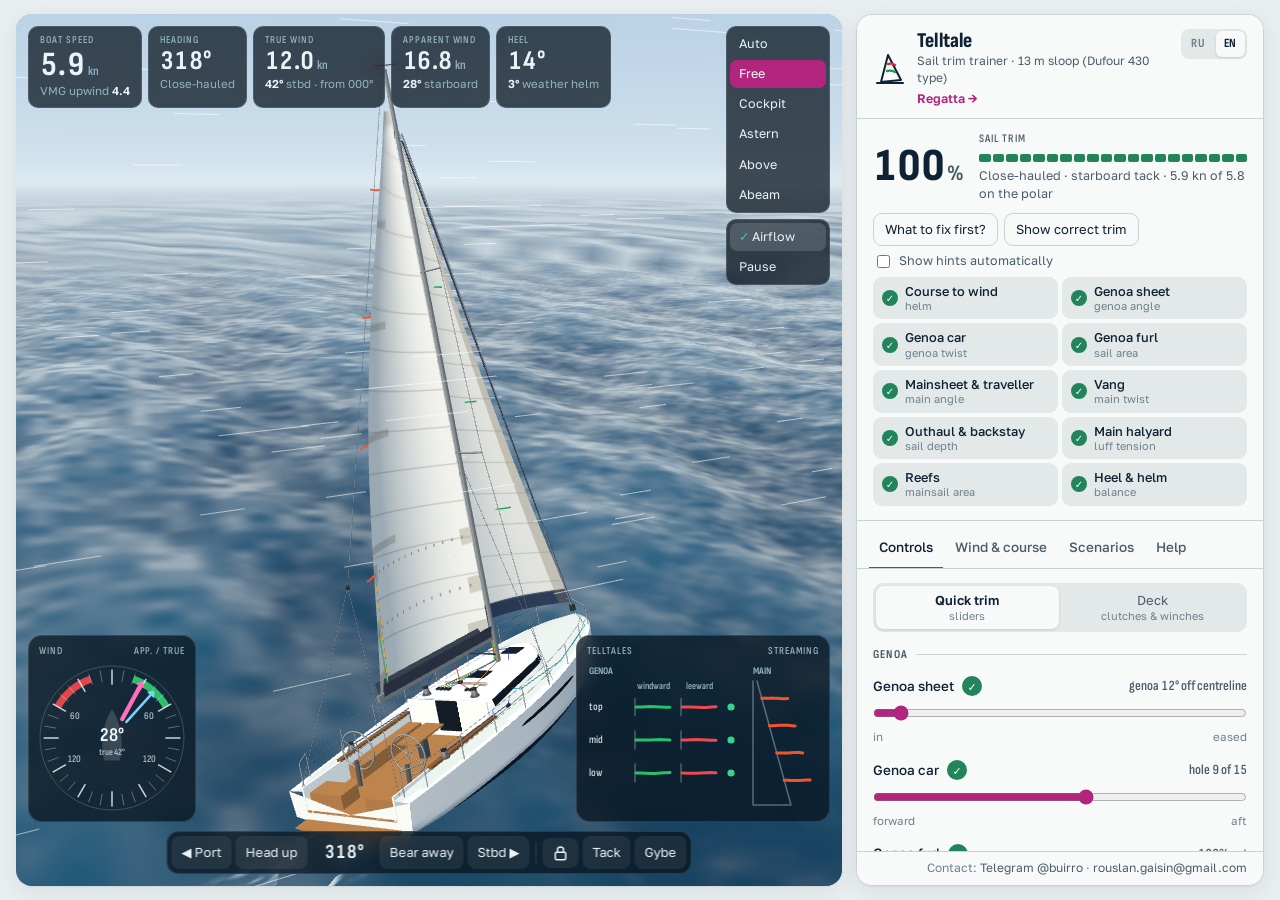
<file: index.html>
<!doctype html>
<html lang="ru">
<head>
<meta charset="utf-8">
<meta name="viewport" content="width=device-width, initial-scale=1, viewport-fit=cover">
<title>Колдунчик · Telltale — тренажёр настройки парусов</title>
<meta name="description" content="3D-тренажёр настройки парусов круизной яхты 13 м: ветер и курс, пианино и лебёдки, колдунчики, оценка по пунктам с подсказками и сценарии смены ветра.">
<meta property="og:type" content="website">
<meta property="og:title" content="Колдунчик — тренажёр настройки парусов">
<meta property="og:description" content="3D-тренажёр настройки парусов круизной яхты 13 м: ветер и курс, пианино и лебёдки, колдунчики, оценка по пунктам с подсказками и сценарии смены ветра.">
<meta name="theme-color" content="#0e2233">
<link rel="icon" href="data:image/svg+xml,%3Csvg xmlns='http://www.w3.org/2000/svg' viewBox='0 0 34 34'%3E%3Crect width='34' height='34' rx='8' fill='%230e2233'/%3E%3Cpath d='M8 30 L15 3 L28 28 Z' fill='none' stroke='%23fff' stroke-width='2.2' stroke-linejoin='round'/%3E%3Cpath d='M15 12 q4 -1 7 1' stroke='%23e3323a' stroke-width='2.6' fill='none' stroke-linecap='round'/%3E%3Cpath d='M14 19 q4 -1 8 1' stroke='%231dac59' stroke-width='2.6' fill='none' stroke-linecap='round'/%3E%3C/svg%3E">
<link rel="preconnect" href="https://fonts.googleapis.com">
<link rel="preconnect" href="https://fonts.gstatic.com" crossorigin>
<link rel="stylesheet" href="https://fonts.googleapis.com/css2?family=Golos+Text:wght@400;500;600;700&family=Sofia+Sans+Condensed:wght@500;600;700;800&display=swap">
<link rel="stylesheet" href="css/style.css">
<script src="js/analytics.js" data-title="Тренажёр"></script>
</head>
<body>
<div id="app">
  <section id="stageWrap" aria-label="3D-вид яхты" data-ta="aria-label:aria_stage">
    <div id="stage">
      <canvas id="gl"></canvas>
      <div id="loading"><p data-t="loading">Загружаю 3D-сцену…</p></div>
      <div id="hud">
        <div class="tile glass speed"><div class="lbl" data-t="hud_speed">Скорость</div><div class="val" id="hBsp">0.0</div><div class="sub" id="hVmg">VMG —</div></div>
        <div class="tile glass"><div class="lbl" data-t="hud_hdg">Курс</div><div class="val" id="hHdg">000°</div><div class="sub" id="hPos">—</div></div>
        <div class="tile glass"><div class="lbl" data-t="hud_tws">Истинный ветер</div><div class="val" id="hTws">0</div><div class="sub" id="hTwa">—</div></div>
        <div class="tile glass"><div class="lbl" data-t="hud_aws">Вымпельный</div><div class="val" id="hAws">0</div><div class="sub" id="hAwa">—</div></div>
        <div class="tile glass"><div class="lbl" data-t="hud_heel">Крен</div><div class="val" id="hHeel">0°</div><div class="sub" id="hRud">—</div></div>
      </div>
      <div id="topStack">
        <div id="banner" class="glass" hidden>
          <div class="b-top" id="bTop">
            <div class="b-title" id="bTitle"></div>
            <div class="b-phase" id="bPhase"></div>
            <button type="button" class="b-tog" id="bTog" aria-expanded="false" aria-label="Показать задачу и кнопки сценария" data-ta="aria-label:aria_bTog">▾</button>
          </div>
          <div class="b-obj" id="bObj"></div>
          <div class="okbar" id="bOk" hidden><i></i></div>
          <ol class="b-todo" id="bTodo" hidden></ol>
          <div class="b-acts">
            <button type="button" class="gbtn" id="bHint" data-t="b_hint">Что делать?</button>
            <button type="button" class="gbtn primary" id="bNow" data-t="b_now">Событие сейчас</button>
            <button type="button" class="gbtn" id="bAgain" data-t="b_again">Заново</button>
            <button type="button" class="gbtn" id="bExit" data-t="b_exit">Выйти</button>
          </div>
        </div>
        <div id="toasts" aria-live="polite"></div>
      </div>
      <div id="effChip" class="glass" hidden><span class="eff-k" data-t="eff_k">Эффект</span><b id="effName"></b><span id="effTrend"></span></div>
      <div id="helmBar" class="glass" role="group" aria-label="Руль" data-ta="aria-label:aria_helm" data-man="tack">
        <button type="button" id="hLeft" aria-label="Руль влево" data-ta="aria-label:helm_left_aria">◀<span class="lbl" data-t="helm_left"> Лево</span></button>
        <button type="button" id="hUp" data-t="helm_up">Привестись</button>
        <div class="hdg" id="hHdg2">000°</div>
        <button type="button" id="hDown" data-t="helm_down">Увалиться</button>
        <button type="button" id="hRight" aria-label="Руль вправо" data-ta="aria-label:helm_right_aria"><span class="lbl" data-t="helm_right">Право </span>▶</button>
        <div class="sep"></div>
        <button type="button" id="hLash" class="ico" aria-pressed="false" aria-label="Закрепить руль на приведение (для дрейфа)" title="Закрепить руль на приведение (для дрейфа)" data-ta="aria-label:helm_lash;title:helm_lash">
          <svg width="18" height="18" viewBox="0 0 24 24" aria-hidden="true"><rect x="5" y="11" width="14" height="10" rx="2" fill="none" stroke="currentColor" stroke-width="2"/><path d="M8 11 V8 a4 4 0 0 1 8 0 V11" fill="none" stroke="currentColor" stroke-width="2"/></svg>
        </button>
        <button type="button" id="hTack" data-t="helm_tack">Оверштаг</button>
        <button type="button" id="hGybe" data-t="helm_gybe">Фордевинд</button>
      </div>
    </div>
    <button type="button" id="langBtn" class="glass" aria-label="Switch to English" data-ta="aria-label:lang_btn_aria">EN</button>
    <a id="regattaBtn" class="glass to-regatta-ico" href="regatta/" aria-label="Регата: гонка по дистанции" title="Регата: гонка по дистанции" data-ta="aria-label:to_regatta_title;title:to_regatta_title"><svg width="20" height="20" viewBox="0 0 24 24" aria-hidden="true"><path d="M5 21 V3.5" fill="none" stroke="currentColor" stroke-width="2" stroke-linecap="round"/><path d="M5 4 H18 L15.5 8 L18 12 H5" fill="none" stroke="currentColor" stroke-width="2" stroke-linejoin="round"/></svg></a>
    <button type="button" id="camBtn" class="glass" aria-label="Вид камеры" data-ta="aria-label:aria_cam" aria-expanded="false" aria-controls="camBar">
      <svg width="22" height="22" viewBox="0 0 24 24" aria-hidden="true"><rect x="2.5" y="6.5" width="13" height="11" rx="2.5" fill="none" stroke="currentColor" stroke-width="2"/><path d="M15.5 10.5 L21.5 7 V17 L15.5 13.5 Z" fill="none" stroke="currentColor" stroke-width="2" stroke-linejoin="round"/></svg>
    </button>
    <div id="camBar">
      <div class="pill glass" role="group" aria-label="Вид камеры" data-ta="aria-label:aria_cam">
        <button type="button" data-view="auto" aria-pressed="false" title="Камера сама показывает ту часть яхты, которую вы настраиваете" data-ta="title:cam_auto_title"><span data-t="cam_auto">Авто</span><small data-t="cam_auto_sub"> — к настройке</small></button>
        <button type="button" data-view="free" aria-pressed="true" data-t="cam_free">Свободно</button>
        <button type="button" data-view="cockpit" aria-pressed="false" data-t="cam_cockpit">С кокпита</button>
        <button type="button" data-view="stern" aria-pressed="false" data-t="cam_stern">Сзади</button>
        <button type="button" data-view="top" aria-pressed="false" data-t="cam_top">Сверху</button>
        <button type="button" data-view="side" aria-pressed="false" data-t="cam_side">Сбоку</button>
      </div>
      <div class="pill glass toggles">
        <button type="button" id="btnWindVis" aria-pressed="true" title="Струйки вымпельного ветра вокруг лодки" data-t="airflow" data-ta="title:airflow_title">Струйки</button>
        <button type="button" id="btnPause" aria-pressed="false">Пауза</button>
      </div>
    </div>
    <div id="gauges">
      <div class="gcard glass wind"><div class="gtitle"><span data-t="g_wind">Ветер</span><span data-t="g_wind_mode">вымп. / ист.</span></div><canvas id="windDial"></canvas></div>
      <div class="gcard glass tell" id="tellCard"><div class="gtitle"><span data-t="g_tell">Колдунчики</span><span id="tellVerdict"></span></div><canvas id="tellCanvas"></canvas></div>
    </div>
  </section>

  <div id="strip" role="group" aria-label="Приборы" data-ta="aria-label:aria_strip">
    <div class="sc" id="cBsp"><span class="k" data-t="s_speed">Скорость</span><b id="sBsp">0.0</b><span class="d" id="dBsp"></span></div>
    <div class="sc" id="cHeel"><span class="k" data-t="s_heel">Крен</span><b id="sHeel">0°</b><span class="d" id="dHeel"></span></div>
    <div class="sc" id="cTwa"><span class="k" data-t="s_twa">К ветру</span><b id="sTwa">0°</b><span class="d" id="dTwa"></span></div>
    <div class="sc" id="cAwa"><span class="k" data-t="s_awa">Вымп.</span><b id="sAwa">0°</b><span class="d" id="dAwa"></span></div>
    <button type="button" class="sc" id="cScore" aria-label="Оценка настройки" data-ta="aria-label:aria_scoreCell"><span class="k" data-t="s_score">Настройка</span><b id="sScore">0%</b><span class="d" id="dScore"></span></button>
    <span class="grip" aria-hidden="true"></span>
  </div>

  <aside id="panel" aria-label="Панель управления" data-ta="aria-label:aria_panel">
    <header class="brand">
      <svg width="34" height="34" viewBox="0 0 34 34" aria-hidden="true"><path d="M8 30 L15 3 L28 28 Z" fill="none" stroke="currentColor" stroke-width="2" stroke-linejoin="round"/><path d="M15 12 q4 -1 7 1" stroke="#d2343a" stroke-width="2.4" fill="none" stroke-linecap="round"/><path d="M14 19 q4 -1 8 1" stroke="#1b9a55" stroke-width="2.4" fill="none" stroke-linecap="round"/><path d="M4 31 h26" stroke="currentColor" stroke-width="2" stroke-linecap="round"/></svg>
      <div class="brand-text"><h1 data-t="brand">Колдунчик</h1><p data-t="brand_sub">Тренажёр настройки парусов · яхта 13 м, шлюп (тип Dufour 430)</p><a class="to-regatta" href="regatta/" data-t="to_regatta" data-ta="title:to_regatta_title" title="Регата: гонка по дистанции">Регата →</a></div>
      <div class="langsw" role="group" aria-label="Язык" data-ta="aria-label:aria_lang">
        <button type="button" data-lang="ru" aria-pressed="true" lang="ru">RU</button>
        <button type="button" data-lang="en" aria-pressed="false" lang="en">EN</button>
      </div>
    </header>

    <section id="scoreCard" aria-label="Оценка настройки" data-ta="aria-label:aria_score">
      <div class="score-head">
        <div class="score-num" id="scoreNum">0<span>%</span></div>
        <div class="score-meta">
          <div class="score-label" data-t="score_label">Настройка парусов</div>
          <div class="segbar" id="scoreBar"></div>
          <div class="score-sub" id="scoreSub">—</div>
        </div>
      </div>
      <div class="score-actions">
        <button type="button" class="btn" id="btnTop" data-t="btn_top">Что исправить первым?</button>
        <button type="button" class="btn" id="btnSolve" data-t="btn_solve">Показать правильно</button>
        <label class="check"><input type="checkbox" id="autoHints"> <span data-t="auto_hints">Подсказки сразу</span></label>
      </div>
      <div class="items" id="items"></div>
      <div class="hint" id="hintBox" hidden>
        <div class="hint-h"><b id="hintName"></b><span id="hintSt"></span><button type="button" class="x" id="hintClose" aria-label="Скрыть подсказку" data-ta="aria-label:aria_hintClose">×</button></div>
        <p class="diag" id="hintDiag"></p>
        <p class="act" id="hintAct"></p>
      </div>
    </section>

    <nav class="tabs" role="tablist">
      <button type="button" role="tab" aria-selected="true" data-tab="ctl"><span class="tl" data-t="tab_ctl">Управление</span><span class="ts" data-t="tab_ctl_s">Паруса</span></button>
      <button type="button" role="tab" aria-selected="false" data-tab="score" class="tab-score" data-t="tab_score">Оценка</button>
      <button type="button" role="tab" aria-selected="false" data-tab="wind"><span class="tl" data-t="tab_wind">Ветер и курс</span><span class="ts" data-t="tab_wind_s">Ветер</span></button>
      <button type="button" role="tab" aria-selected="false" data-tab="scn" data-t="tab_scn">Сценарии</button>
      <button type="button" role="tab" aria-selected="false" data-tab="help" data-t="tab_help">Справка</button>
    </nav>

    <div class="pane" data-pane="ctl">
      <div class="seg" role="group" aria-label="Режим управления" data-ta="aria-label:aria_mode">
        <button type="button" id="modeQuick" aria-pressed="true"><span data-t="mode_quick">Быстрые настройки</span><small data-t="mode_quick_s">ползунки</small></button>
        <button type="button" id="modeDeck" aria-pressed="false"><span data-t="mode_deck">Палуба</span><small data-t="mode_deck_s">пианино и лебёдки</small></button>
      </div>
      <div id="quickPane">
        <div id="quickGroups"></div>
        <label class="check"><input type="checkbox" id="showTargets"> <span data-t="show_targets">Показывать цели на шкалах</span></label>
      </div>
      <div id="deckPane" hidden>
        <p class="note" data-t="deck_note">Нажмите на стопор, лебёдку, каретку или погон.</p>
        <div class="deckwrap"><svg id="deckSvg" viewBox="0 0 360 352" role="img" aria-label="Схема кокпита и рубки" data-ta="aria-label:aria_deckSvg"></svg></div>
        <div class="selcard" id="selCard"></div>
        <p class="msgline" id="deckMsg" hidden></p>
        <div><div class="score-label" data-t="deck_log">Журнал</div><ul class="log" id="deckLog"></ul></div>
      </div>
    </div>

    <div class="pane" data-pane="wind" hidden>
      <div class="group">
        <h3 data-t="w_true">Истинный ветер</h3>
        <div class="windrow">
          <svg id="dirDial" viewBox="0 0 150 150" role="slider" aria-label="Направление истинного ветра" data-ta="aria-label:aria_dirDial" tabindex="0" aria-valuemin="0" aria-valuemax="359"></svg>
          <div>
            <div class="ctl">
              <div class="ctl-top"><label for="twsR" data-t="w_speed">Сила ветра</label><output id="twsOut"></output></div>
              <div class="range"><input type="range" id="twsR" min="0" max="30" step="0.5"></div>
              <div class="ends"><span data-t="w_calm">штиль</span><span id="bft"></span><span data-t="w_30">30 уз</span></div>
            </div>
            <div class="ctl-top"><span class="note" data-t="w_dir">Направление (откуда дует)</span><output id="twdOut">000°</output></div>
            <p class="note" data-t="w_drag">Перетащите синюю стрелку по кругу.</p>
            <label class="check" style="margin-top:8px"><input type="checkbox" id="gusts"> <span data-t="w_gusts">Порывы и колебания</span></label>
          </div>
        </div>
      </div>
      <div class="group">
        <h3 data-t="w_shift">Сдвиг ветра</h3>
        <div class="shiftbtns" id="shiftBtns"></div>
        <p class="note" id="shiftNote" style="margin-top:8px"></p>
        <button type="button" class="btn" id="btnRandom" style="margin-top:8px" data-t="w_random">Случайное изменение ветра</button>
      </div>
      <div class="group">
        <h3 data-t="w_course">Курс</h3>
        <div class="ctl">
          <div class="ctl-top"><label for="hdgR" data-t="w_hdg">Компасный курс</label><output id="hdgOut">000°</output></div>
          <div class="range"><input type="range" id="hdgR" min="0" max="359" step="1"></div>
          <div class="ends"><span data-t="w_n">С 0°</span><span data-t="w_e">В 90°</span><span data-t="w_s">Ю 180°</span><span data-t="w_w">З 270°</span><span>359°</span></div>
        </div>
        <p class="note" data-t="w_note">Руль — кнопки внизу 3D-окна или стрелки ← →.</p>
      </div>
    </div>

    <div class="pane" data-pane="scn" hidden>
      <a class="regatta-card" href="regatta/"><span class="rc-t" data-t="regatta_card">Регата</span><span class="rc-s" data-t="regatta_card_sub">Гонка по дистанции на этой же яхте: старт, знаки, порывы и заходы ветра, камни и мели.</span><span class="rc-go" aria-hidden="true">→</span></a>
      <div class="freebox">
        <b id="freeTitle">Свободное плавание</b>
        <p class="note" data-t="free_note">Меняйте ветер и курс сами.</p>
        <div style="display:flex;gap:6px;flex-wrap:wrap"><button type="button" class="btn" id="btnRandom2" data-t="scn_random">Случайная смена ветра</button><button type="button" class="btn" id="btnExitScn" data-t="scn_exit" hidden>Выйти из сценария</button></div>
      </div>
      <div id="scList"></div>
    </div>

    <div class="pane help" data-pane="help" data-th="help_html" hidden></div>

    <footer class="contacts"><span data-t="contact">Связь:</span> <span class="links"><a href="https://t.me/buirro" target="_blank" rel="noopener">Telegram @buirro</a> · <a href="mailto:rouslan.gaisin@gmail.com">rouslan.gaisin@gmail.com</a></span></footer>
  </aside>
</div>

<div id="debrief" hidden>
  <div class="card" role="dialog" aria-modal="true" aria-labelledby="dbTitle">
    <div class="kicker" id="dbKicker"></div>
    <h2 id="dbTitle"></h2>
    <div class="stats"><div><b id="dbTime"></b><span data-t="db_time">на реакцию</span></div><div><b id="dbScore"></b><span data-t="db_score">итоговая настройка</span></div></div>
    <div id="dbMist"></div>
    <h3 data-t="db_todo">Что нужно было сделать</h3>
    <ol id="dbTodo"></ol>
    <h3 data-t="db_why">Почему так</h3>
    <p id="dbWhy"></p>
    <div class="row">
      <button type="button" class="btn" id="dbClose" data-t="db_stay">Остаться в ситуации</button>
      <button type="button" class="btn" id="dbAgain" data-t="db_retry">Повторить</button>
      <button type="button" class="btn primary" id="dbNext" data-t="db_next">Следующий сценарий</button>
    </div>
  </div>
</div>

<script src="js/i18n.js"></script>
<script src="vendor/three.min.js"></script>
<script src="vendor/OrbitControls.js"></script>
<script src="js/sim.js"></script>
<script src="js/scene.js"></script>
<script src="js/gauges.js"></script>
<script src="js/deck.js"></script>
<script src="js/ui.js"></script>
</body>
</html>
</file>
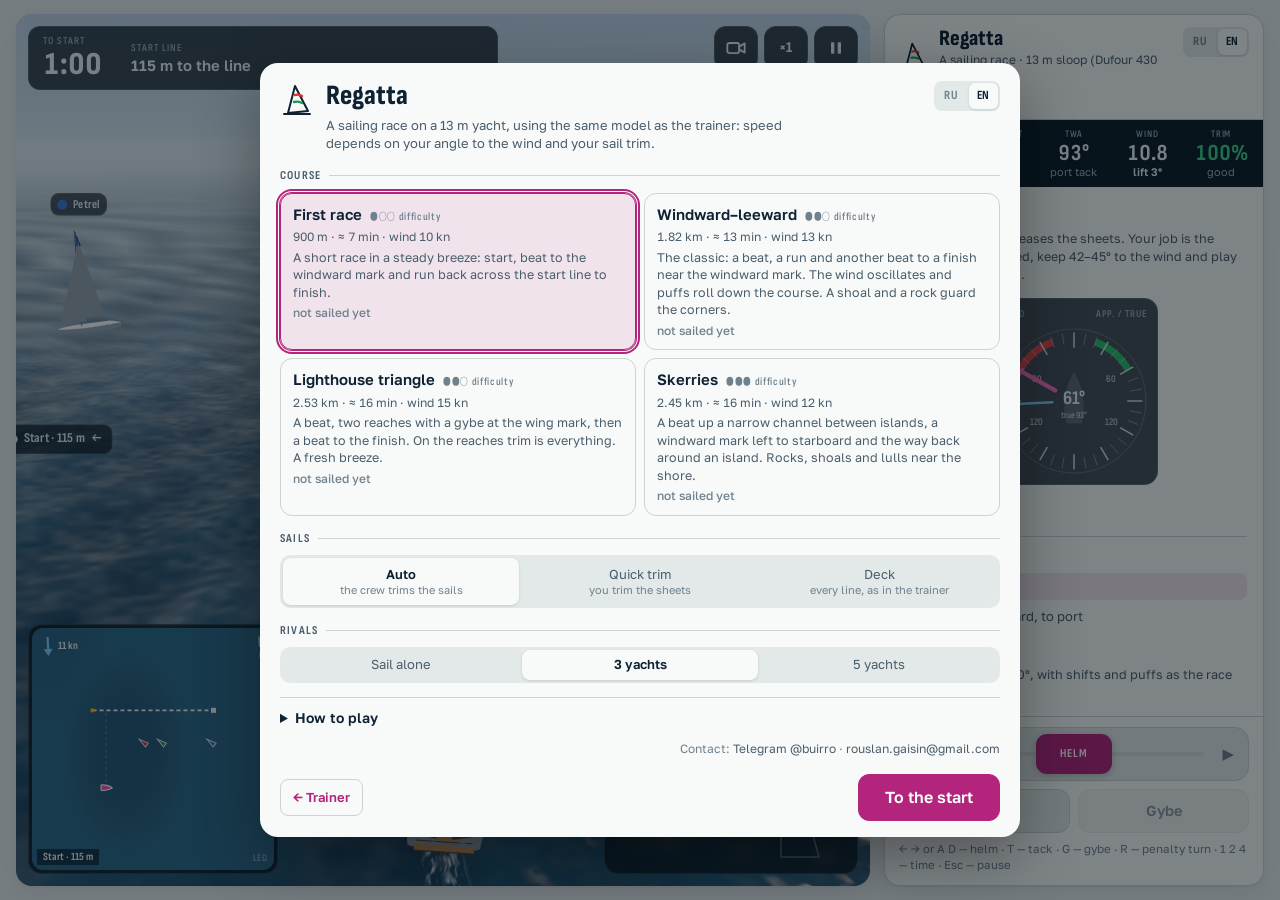
<file: regatta/index.html>
<!doctype html>
<html lang="ru">
<head>
<meta charset="utf-8">
<meta name="viewport" content="width=device-width, initial-scale=1, viewport-fit=cover">
<title>Колдунчик · Регата — гонка под парусом</title>
<meta name="description" content="3D-регата на яхте 13 м: старт с отсчётом, лавировка к знакам, порывы и заходы ветра, камни и мели. Скорость зависит от настройки парусов.">
<meta property="og:type" content="website">
<meta property="og:title" content="Колдунчик · Регата — гонка под парусом">
<meta property="og:description" content="3D-регата на яхте 13 м: старт с отсчётом, лавировка к знакам, порывы и заходы ветра, камни и мели. Скорость зависит от настройки парусов.">
<meta name="theme-color" content="#0e2233">
<link rel="icon" href="data:image/svg+xml,%3Csvg xmlns='http://www.w3.org/2000/svg' viewBox='0 0 34 34'%3E%3Crect width='34' height='34' rx='8' fill='%230e2233'/%3E%3Cpath d='M8 30 L15 3 L28 28 Z' fill='none' stroke='%23fff' stroke-width='2.2' stroke-linejoin='round'/%3E%3Cpath d='M15 12 q4 -1 7 1' stroke='%23e3323a' stroke-width='2.6' fill='none' stroke-linecap='round'/%3E%3Cpath d='M14 19 q4 -1 8 1' stroke='%231dac59' stroke-width='2.6' fill='none' stroke-linecap='round'/%3E%3C/svg%3E">
<link rel="preconnect" href="https://fonts.googleapis.com">
<link rel="preconnect" href="https://fonts.gstatic.com" crossorigin>
<link rel="stylesheet" href="https://fonts.googleapis.com/css2?family=Golos+Text:wght@400;500;600;700&family=Sofia+Sans+Condensed:wght@500;600;700;800&display=swap">
<link rel="stylesheet" href="../css/style.css">
<link rel="stylesheet" href="css/regatta.css">
<script src="../js/analytics.js" data-title="Регата"></script>
</head>
<body class="regatta">
<div id="race">
  <section id="view" aria-label="3D-вид гонки" data-ta="aria-label:aria_view">
    <canvas id="gl"></canvas>
    <div id="labels" aria-hidden="true"></div>
    <div id="loading"><p data-t="loading">Загружаю 3D-сцену…</p></div>

    <div id="raceBar" class="glass" aria-live="off">
      <div class="clock"><span class="k" id="clockK" data-t="rb_pre">До старта</span><b id="clock">1:00</b></div>
      <div class="place" id="placeBox" hidden><span class="k" data-t="rb_place">Место</span><b id="place">1/4</b></div>
      <div class="next">
        <span class="k" id="nextK">Стартовая линия</span>
        <b id="nextName"><i id="nextSide" class="sidedot" hidden></i><span id="nextText">—</span></b>
        <span class="pen" id="penLine" hidden></span>
      </div>
    </div>
    <div id="toasts" aria-live="polite"></div>

    <div id="viewBtns">
      <button type="button" id="rLang" class="vbtn glass" aria-label="Switch to English" data-ta="aria-label:lang_btn_aria">EN</button>
      <button type="button" id="rCam" class="vbtn glass" aria-label="Вид камеры" data-ta="aria-label:rb_cam;title:rb_cam" title="Вид камеры" aria-expanded="false" aria-controls="rCamBar">
        <svg width="22" height="22" viewBox="0 0 24 24" aria-hidden="true"><rect x="2.5" y="6.5" width="13" height="11" rx="2.5" fill="none" stroke="currentColor" stroke-width="2"/><path d="M15.5 10.5 L21.5 7 V17 L15.5 13.5 Z" fill="none" stroke="currentColor" stroke-width="2" stroke-linejoin="round"/></svg>
      </button>
      <button type="button" id="rWarp" class="vbtn glass" aria-label="Скорость времени" data-ta="aria-label:rb_warp;title:rb_warp" title="Скорость времени">×1</button>
      <button type="button" id="rMenu" class="vbtn glass" aria-label="Меню и пауза" data-ta="aria-label:rb_menu;title:rb_menu" title="Меню и пауза">
        <svg width="20" height="20" viewBox="0 0 24 24" aria-hidden="true"><rect x="6" y="5" width="4" height="14" rx="1" fill="currentColor"/><rect x="14" y="5" width="4" height="14" rx="1" fill="currentColor"/></svg>
      </button>
    </div>
    <div id="rCamBar" class="pill glass" role="group" aria-label="Вид камеры" data-ta="aria-label:rb_cam">
      <button type="button" data-view="chase" aria-pressed="true" data-t="cam_chase">За лодкой</button>
      <button type="button" data-view="all" aria-pressed="false" data-t="cam_sails">Паруса</button>
      <button type="button" data-view="high" aria-pressed="false" data-t="cam_high">Сверху</button>
      <button type="button" data-view="helm" aria-pressed="false" data-t="cam_helm">У штурвала</button>
    </div>

    <div id="mapBox" class="glass">
      <canvas id="map" role="button" tabindex="0" aria-label="Карта дистанции. Нажмите, чтобы сменить масштаб" data-ta="aria-label:aria_map"></canvas>
      <span id="mapMode">Отрезок</span>
    </div>
    <div class="gcard glass tell" id="tellCard"><div class="gtitle"><span data-t="g_tell">Колдунчики</span><span id="tellVerdict"></span></div><canvas id="tellCanvas"></canvas></div>
  </section>

  <aside id="dock" aria-label="Управление яхтой" data-ta="aria-label:aria_dock">
    <header class="rhead">
      <svg width="30" height="30" viewBox="0 0 34 34" aria-hidden="true"><path d="M8 30 L15 3 L28 28 Z" fill="none" stroke="currentColor" stroke-width="2" stroke-linejoin="round"/><path d="M15 12 q4 -1 7 1" stroke="#d2343a" stroke-width="2.4" fill="none" stroke-linecap="round"/><path d="M14 19 q4 -1 8 1" stroke="#1b9a55" stroke-width="2.4" fill="none" stroke-linecap="round"/><path d="M4 31 h26" stroke="currentColor" stroke-width="2" stroke-linecap="round"/></svg>
      <div class="rbrand"><h1 data-t="brand">Регата</h1><p data-t="brand_sub">Гонка под парусом · яхта 13 м, шлюп (тип Dufour 430)</p></div>
      <div class="langsw" role="group" aria-label="Язык" data-ta="aria-label:aria_lang">
        <button type="button" data-lang="ru" aria-pressed="true" lang="ru">RU</button>
        <button type="button" data-lang="en" aria-pressed="false" lang="en">EN</button>
      </div>
      <a class="toTrainer" href="../" data-t="to_trainer" data-ta="title:to_trainer_title" title="Тренажёр настройки парусов «Колдунчик»">← Тренажёр</a>
    </header>

    <div id="instr" role="group">
      <div class="ic" id="icSpeed"><span class="k" data-t="i_speed">Скорость</span><b id="iSpeed">0.0</b><span class="d" id="iSpeedD"></span></div>
      <div class="ic" id="icVmc"><span class="k" data-t="i_vmc">К цели</span><b id="iVmc">0.0</b><span class="d" data-t="i_vmc_s">VMC, уз</span></div>
      <div class="ic" id="icTwa"><span class="k" data-t="i_twa">К ветру</span><b id="iTwa">0°</b><span class="d" id="iTwaD"></span></div>
      <div class="ic" id="icWind"><span class="k" data-t="i_wind">Ветер</span><b id="iWind">0</b><span class="d" id="iWindD"></span></div>
      <div class="ic" id="icTrim"><span class="k" data-t="i_trim">Настройка</span><b id="iTrim">0%</b><span class="d" id="iTrimD"></span></div>
    </div>

    <div id="sailsBox">
      <div class="sailsHead"><span class="k" data-t="sails_title">Паруса</span><b id="sailsMode">Авто</b></div>
      <p class="note" id="sailsNote"></p>
      <div id="quickBox" hidden></div>
      <div id="deckBox" hidden>
        <div class="deckwrap"><svg id="deckSvg" viewBox="0 0 360 352" role="img" aria-label="Схема кокпита и рубки" data-ta="aria-label:aria_deckSvg"></svg></div>
        <div class="selcard" id="selCard"></div>
        <p class="msgline" id="deckMsg" hidden></p>
        <div class="decklog"><div class="score-label" data-t="deck_log">Журнал</div><ul class="log" id="deckLog"></ul></div>
      </div>
      <div class="gcard glass wind" id="windCard"><div class="gtitle"><span data-t="g_wind">Ветер</span><span data-t="g_wind_mode">вымп. / ист.</span></div><canvas id="windDial"></canvas></div>
      <div id="courseCard">
        <div class="sailsHead"><span class="k" data-t="cc_title">Дистанция</span><b id="ccName"></b></div>
        <ol id="ccLegs"></ol>
        <p class="note" id="ccWind"></p>
      </div>
    </div>

    <div id="helmBox" data-man="tack">
      <div id="rudder" role="slider" tabindex="0" aria-label="Руль: тяните влево или вправо" data-ta="aria-label:h_rudder_aria" aria-valuemin="-100" aria-valuemax="100" aria-valuenow="0">
        <span class="rl" aria-hidden="true">◀</span><span class="rtrack" aria-hidden="true"><i id="rudderAct"></i></span><span class="rlbl" data-t="h_rudder">Руль</span><span class="rr" aria-hidden="true">▶</span>
        <span class="rthumb" id="rudderThumb" aria-hidden="true"></span>
      </div>
      <div class="hbtns">
        <button type="button" class="hb" id="btnTack" data-t="helm_tack">Оверштаг</button>
        <button type="button" class="hb" id="btnGybe" data-t="helm_gybe">Фордевинд</button>
        <button type="button" class="hb pen" id="btnPen" data-t="h_pen" hidden>Штрафной оборот</button>
      </div>
      <p class="keys" data-t="h_keys">← → или A D — руль · T — оверштаг · G — фордевинд · R — штрафной оборот · 1 2 4 — время · Esc — пауза</p>
    </div>
  </aside>
</div>

<div id="menu" class="overlay" hidden>
  <div class="card" role="dialog" aria-modal="true" aria-labelledby="menuTitle">
    <header class="mhead">
      <svg width="34" height="34" viewBox="0 0 34 34" aria-hidden="true"><path d="M8 30 L15 3 L28 28 Z" fill="none" stroke="currentColor" stroke-width="2" stroke-linejoin="round"/><path d="M15 12 q4 -1 7 1" stroke="#d2343a" stroke-width="2.4" fill="none" stroke-linecap="round"/><path d="M14 19 q4 -1 8 1" stroke="#1b9a55" stroke-width="2.4" fill="none" stroke-linecap="round"/><path d="M4 31 h26" stroke="currentColor" stroke-width="2" stroke-linecap="round"/></svg>
      <div class="mtitle"><h2 id="menuTitle" data-t="brand">Регата</h2><p data-t="menu_sub">Гонка под парусом на яхте 13 м — та же модель, что в тренажёре: скорость зависит от курса к ветру и настройки парусов.</p></div>
      <div class="langsw" role="group" aria-label="Язык" data-ta="aria-label:aria_lang">
        <button type="button" data-lang="ru" aria-pressed="true" lang="ru">RU</button>
        <button type="button" data-lang="en" aria-pressed="false" lang="en">EN</button>
      </div>
    </header>
    <h3 data-t="menu_course">Трасса</h3>
    <div id="courseList" role="radiogroup" aria-label="Трасса" data-ta="aria-label:menu_course"></div>
    <h3 data-t="menu_sails">Паруса</h3>
    <div class="seg modeSeg" id="modeSeg" role="radiogroup" aria-label="Паруса" data-ta="aria-label:menu_sails">
      <button type="button" data-mode="auto" aria-pressed="true"><span data-t="sm_auto">Авто</span><small data-t="sm_auto_s">паруса настраивает экипаж</small></button>
      <button type="button" data-mode="quick" aria-pressed="false"><span data-t="sm_quick">Быстрые настройки</span><small data-t="sm_quick_s">шкоты и погон — ваши</small></button>
      <button type="button" data-mode="deck" aria-pressed="false"><span data-t="sm_deck">Палуба</span><small data-t="sm_deck_s">все снасти, как в тренажёре</small></button>
    </div>
    <h3 data-t="menu_rivals">Соперники</h3>
    <div class="seg rivalSeg" id="rivalSeg" role="radiogroup" aria-label="Соперники" data-ta="aria-label:menu_rivals">
      <button type="button" data-rivals="0" aria-pressed="false" data-t="rv_none">Без соперников</button>
      <button type="button" data-rivals="3" aria-pressed="true">3</button>
      <button type="button" data-rivals="5" aria-pressed="false">5</button>
    </div>
    <details class="how">
      <summary data-t="menu_how">Как играть</summary>
      <div class="howBody" data-th="how_html"></div>
    </details>
    <footer class="contacts"><span data-t="contact">Связь:</span> <span class="links"><a href="https://t.me/buirro" target="_blank" rel="noopener">Telegram @buirro</a> · <a href="mailto:rouslan.gaisin@gmail.com">rouslan.gaisin@gmail.com</a></span></footer>
    <div class="mrow">
      <a class="btn toTrainer" href="../" data-t="to_trainer" data-ta="title:to_trainer_title" title="Тренажёр настройки парусов «Колдунчик»">← Тренажёр</a>
      <button type="button" class="btn primary go" id="goBtn" data-t="menu_go">На старт</button>
    </div>
  </div>
</div>

<div id="pauseBox" class="overlay" hidden>
  <div class="card small" role="dialog" aria-modal="true" aria-labelledby="pauseTitle">
    <h2 id="pauseTitle" data-t="p_title">Пауза</h2>
    <div class="col">
      <button type="button" class="btn primary" id="pResume" data-t="p_resume">Продолжить</button>
      <button type="button" class="btn" id="pRestart" data-t="p_restart">Начать заново</button>
      <button type="button" class="btn" id="pMenu" data-t="p_menu">Другая трасса</button>
    </div>
    <details class="how">
      <summary data-t="menu_how">Как играть</summary>
      <div class="howBody" data-th="how_html"></div>
    </details>
  </div>
</div>

<div id="results" class="overlay" hidden>
  <div class="card" role="dialog" aria-modal="true" aria-labelledby="resTitle">
    <div class="kicker" id="resKicker"></div>
    <h2 id="resTitle" data-t="r_title">Финиш!</h2>
    <p class="rcourse" id="resCourse"></p>
    <div class="rbig">
      <div><b id="resTime">0:00</b><span id="resTimeK" data-t="r_time">Время</span></div>
      <div><b id="resBest">—</b><span data-t="r_best">Ваш рекорд</span></div>
    </div>
    <p class="rpen" id="resPen" hidden></p>
    <div class="rtableBox" id="resTableBox" hidden><h3 data-t="r_table">Результаты гонки</h3><ol class="rtable" id="resTable"></ol></div>
    <dl class="rstats" id="resStats"></dl>
    <div class="row">
      <button type="button" class="btn" id="resMenu" data-t="r_menu">Другая трасса</button>
      <button type="button" class="btn primary" id="resAgain" data-t="r_again">Ещё раз</button>
    </div>
  </div>
</div>

<script src="../js/i18n.js"></script>
<script src="js/texts.js"></script>
<script src="../vendor/three.min.js"></script>
<script src="../vendor/OrbitControls.js"></script>
<script src="../js/sim.js"></script>
<script src="../js/scene.js"></script>
<script src="../js/gauges.js"></script>
<script src="../js/deck.js"></script>
<script src="js/geo.js"></script>
<script src="js/wind.js"></script>
<script src="js/courses.js"></script>
<script src="js/race.js"></script>
<script src="js/pilot.js"></script>
<script src="js/world3d.js"></script>
<script src="js/minimap.js"></script>
<script src="js/game.js"></script>
</body>
</html>
</file>
<file: css/style.css>
/* База страницы */
:root { color-scheme: light; padding-top: env(safe-area-inset-top, 0px); padding-bottom: env(safe-area-inset-bottom, 0px); }
body { margin: 0; }
img { max-width: 100%; }
[hidden] { display: none !important; }

/* Компоновка: на компьютере 3D-окно (экран картплоттера) слева, приборная панель справа.
   На телефоне 3D закреплено сверху, под ним полоса приборов с изменениями, ниже прокручиваются настройки. */
:root {
  --bg: #e9eff0;
  --surface: #f8faf9;
  --surface-2: #e2e9e8;
  --surface-3: #d3dcdb;
  --ink: #0e2233;
  --ink-2: #4a5d6b;
  --ink-3: #6f818d;
  --line: #c8d3d3;
  --accent: #b3247c;
  --accent-ink: #ffffff;
  --accent-soft: rgba(179, 36, 124, 0.11);
  --ok: #22845a;
  --warn: #b07306;
  --bad: #c0392d;
  --port: #d2343a;
  --stbd: #1b9a55;
  --glass: rgba(7, 20, 30, 0.74);
  --glass-2: rgba(7, 20, 30, 0.55);
  --glass-ink: #eaf3f6;
  --glass-dim: #93b2c0;
  --glass-line: rgba(255, 255, 255, 0.13);
  --instr: #0b1c27;
  --instr-hot: rgba(255, 255, 255, 0.09);
  --hi-good: #3cd18a;
  --hi-warn: #f2be4b;
  --hi-bad: #ff7b6e;
  --teak: #a56b37;
  --deck: #dfe5e3;
  --deck-2: #c7d0cd;
  --deck-line: #8a9aa3;
  --stage: #a9c9db;
  --sheet-shadow: rgba(14, 34, 51, 0.16);
  --stage-h: 44%;
  --f-display: "Sofia Sans Condensed", "Arial Narrow", "Roboto Condensed", system-ui, sans-serif;
  --f-body: "Golos Text", "Segoe UI", system-ui, -apple-system, sans-serif;
  --shadow: 0 1px 2px rgba(14, 34, 51, 0.06), 0 6px 24px rgba(14, 34, 51, 0.07);
}
@media (prefers-color-scheme: dark) {
  :root:not([data-theme="light"]) {
    --bg: #061019; --surface: #0c1923; --surface-2: #13242f; --surface-3: #1b313e; --ink: #e2ebee; --ink-2: #97adb9; --ink-3: #6f8794; --line: #203646;
    --accent: #e45cb1; --accent-ink: #1a0712; --accent-soft: rgba(228, 92, 177, 0.15); --ok: #3cbb7f; --warn: #e2a232; --bad: #f0675b; --port: #f0545a; --stbd: #34c473;
    --teak: #b07a45; --deck: #1a2c37; --deck-2: #25404e; --deck-line: #5f7a88; --stage: #0f2533; --sheet-shadow: rgba(0, 0, 0, 0.45);
    --shadow: 0 1px 2px rgba(0, 0, 0, 0.3), 0 6px 24px rgba(0, 0, 0, 0.3);
    color-scheme: dark;
  }
}
:root[data-theme="dark"] {
  --bg: #061019; --surface: #0c1923; --surface-2: #13242f; --surface-3: #1b313e; --ink: #e2ebee; --ink-2: #97adb9; --ink-3: #6f8794; --line: #203646;
  --accent: #e45cb1; --accent-ink: #1a0712; --accent-soft: rgba(228, 92, 177, 0.15); --ok: #3cbb7f; --warn: #e2a232; --bad: #f0675b; --port: #f0545a; --stbd: #34c473;
  --teak: #b07a45; --deck: #1a2c37; --deck-2: #25404e; --deck-line: #5f7a88; --stage: #0f2533; --sheet-shadow: rgba(0, 0, 0, 0.45);
  --shadow: 0 1px 2px rgba(0, 0, 0, 0.3), 0 6px 24px rgba(0, 0, 0, 0.3);
  color-scheme: dark;
}

* { box-sizing: border-box; }
html, body { height: 100%; }
body { background: var(--bg); color: var(--ink); font-family: var(--f-body); font-size: 14px; line-height: 1.45; -webkit-font-smoothing: antialiased; }
button { font: inherit; color: inherit; }
:focus-visible { outline: 2px solid var(--accent); outline-offset: 2px; }
.num { font-variant-numeric: tabular-nums; }
.phone-only { display: none; }

#app {
  height: 100%;
  display: grid;
  grid-template-columns: minmax(0, 1fr) 408px;
  gap: 14px;
  padding-block: 14px;
  padding-left: max(16px, env(safe-area-inset-left, 0px));
  padding-right: max(16px, env(safe-area-inset-right, 0px));
}

/* ---------- 3D-окно ---------- */
#stageWrap { position: relative; min-width: 0; min-height: 0; border-radius: 16px; overflow: hidden; background: var(--stage); box-shadow: var(--shadow); }
#stage { position: absolute; inset: 0; }
#gl { display: block; width: 100%; height: 100%; touch-action: none; cursor: grab; }
#gl:active { cursor: grabbing; }
.glass { background: var(--glass); color: var(--glass-ink); border: 1px solid var(--glass-line); -webkit-backdrop-filter: blur(8px); backdrop-filter: blur(8px); }

#hud { position: absolute; top: 12px; left: 12px; right: 124px; display: flex; gap: 6px; overflow-x: auto; scrollbar-width: none; }
#hud::-webkit-scrollbar { display: none; }
.tile { flex: 0 0 auto; border-radius: 10px; padding: 6px 11px 7px; min-width: 92px; }
.tile .lbl { font-family: var(--f-display); font-weight: 600; font-size: 10.5px; letter-spacing: 0.09em; text-transform: uppercase; color: var(--glass-dim); }
.tile .val { font-family: var(--f-display); font-weight: 700; font-size: 27px; line-height: 1.02; font-variant-numeric: tabular-nums; letter-spacing: 0.01em; }
.tile .val small { font-size: 13px; font-weight: 600; color: var(--glass-dim); margin-left: 3px; }
.tile .sub { font-size: 11.5px; color: var(--glass-dim); white-space: nowrap; }
.tile.speed .val { font-size: 34px; }
.tile .sub b { color: var(--glass-ink); font-weight: 600; }

#camBar { position: absolute; top: 12px; right: 12px; z-index: 6; display: flex; flex-direction: column; gap: 6px; align-items: flex-end; }
.pill { display: flex; flex-direction: column; align-items: stretch; border-radius: 10px; padding: 3px; gap: 2px; width: 104px; }
.pill button { border: 0; background: transparent; color: var(--glass-ink); padding: 5px 9px; border-radius: 7px; font-size: 12.5px; cursor: pointer; white-space: nowrap; text-align: left; }
.pill button small { display: none; color: inherit; opacity: 0.75; }
.pill button:hover { background: rgba(255, 255, 255, 0.1); }
.pill button[aria-pressed="true"] { background: var(--accent); color: #fff; }
.pill.toggles button[aria-pressed="true"] { background: rgba(255, 255, 255, 0.14); color: var(--glass-ink); }
.pill.toggles button[aria-pressed="true"]::before { content: "✓ "; color: var(--hi-good); }
#camBtn { display: none; }

#topStack { position: absolute; left: 12px; top: 96px; width: min(540px, calc(100% - 140px)); display: flex; flex-direction: column; align-items: flex-start; gap: 8px; pointer-events: none; z-index: 3; }
#banner { pointer-events: auto; width: 100%; border-radius: 12px; padding: 10px 14px 11px; }
#banner .b-top { display: flex; align-items: baseline; gap: 10px; }
#banner .b-title { flex: 1; min-width: 0; font-family: var(--f-display); font-weight: 700; font-size: 17px; letter-spacing: 0.01em; }
#banner .b-phase { font-family: var(--f-display); font-weight: 600; font-size: 13px; color: var(--glass-dim); font-variant-numeric: tabular-nums; white-space: nowrap; }
#banner .b-tog { display: none; }
#banner .b-obj { font-size: 12.5px; color: var(--glass-dim); margin-top: 2px; }
#banner .b-acts { display: flex; flex-wrap: wrap; gap: 6px; margin-top: 8px; }
#banner .b-todo { margin: 8px 0 0; padding-left: 18px; font-size: 12.5px; }
#banner .b-todo li { margin: 2px 0; }
.gbtn { border: 1px solid var(--glass-line); background: rgba(255, 255, 255, 0.07); color: var(--glass-ink); border-radius: 8px; padding: 5px 10px; font-size: 12.5px; cursor: pointer; }
.gbtn:hover { background: rgba(255, 255, 255, 0.14); }
.gbtn.primary { background: var(--accent); border-color: transparent; color: #fff; }
.okbar { height: 3px; border-radius: 2px; background: rgba(255, 255, 255, 0.12); margin-top: 8px; overflow: hidden; }
.okbar i { display: block; height: 100%; width: 0; background: var(--hi-good); transition: width 0.2s; }

#toasts { display: flex; flex-direction: column; gap: 6px; align-items: flex-start; max-width: 100%; pointer-events: none; }
.toast { border-radius: 10px; padding: 8px 13px; font-size: 13px; font-weight: 500; animation: tin 0.25s ease-out; max-width: 100%; }
.toast.bad { border-color: rgba(240, 103, 91, 0.7); }
.toast.bad::before { content: "⚠ "; color: var(--hi-bad); }
.toast.warn::before { content: "• "; color: var(--hi-warn); }
.toast.info::before { content: "↻ "; color: #8fd3ff; }
@keyframes tin { from { opacity: 0; transform: translateY(-6px); } to { opacity: 1; transform: none; } }
@media (prefers-reduced-motion: reduce) { .toast { animation: none; } }

#effChip { display: none; }

#helmBar { position: absolute; bottom: 12px; left: 50%; transform: translateX(-50%); display: flex; align-items: center; gap: 4px; border-radius: 12px; padding: 4px; z-index: 2; }
#helmBar button { border: 0; background: rgba(255, 255, 255, 0.07); color: var(--glass-ink); border-radius: 8px; padding: 7px 10px; font-size: 13px; cursor: pointer; white-space: nowrap; user-select: none; -webkit-user-select: none; touch-action: none; }
#helmBar button:hover { background: rgba(255, 255, 255, 0.15); }
#helmBar button:active, #helmBar button.on { background: var(--accent); color: #fff; }
#helmBar .hdg { font-family: var(--f-display); font-weight: 700; font-size: 20px; padding: 0 8px; min-width: 64px; text-align: center; font-variant-numeric: tabular-nums; color: var(--glass-ink); }
#helmBar .sep { width: 1px; height: 22px; background: var(--glass-line); margin: 0 2px; }
#helmBar .ico { display: grid; place-items: center; padding: 6px 9px; }
#helmBar .ico[aria-pressed="true"] { background: var(--accent); color: #fff; }

#gauges { position: absolute; left: 12px; right: 12px; bottom: 64px; display: flex; justify-content: space-between; align-items: flex-end; pointer-events: none; z-index: 2; }
.gcard { border-radius: 14px; padding: 8px; pointer-events: auto; }
.gcard .gtitle { font-family: var(--f-display); font-weight: 600; font-size: 10.5px; letter-spacing: 0.09em; text-transform: uppercase; color: var(--glass-dim); margin: 0 2px 4px; display: flex; justify-content: space-between; gap: 8px; }
#windDial { width: 150px; height: 150px; display: block; }
#tellCanvas { width: 236px; height: 150px; display: block; }

#loading { position: absolute; inset: 0; display: grid; place-items: center; color: var(--glass-ink); font-family: var(--f-display); font-size: 18px; letter-spacing: 0.04em; background: linear-gradient(#6fa6d1, #b9d6e6 55%, #2d6c8c 56%, #164764); z-index: 8; }
#loading p { background: var(--glass); padding: 10px 16px; border-radius: 10px; max-width: 80%; text-align: center; }

#strip { display: none; }

/* ---------- Панель ---------- */
#panel { min-width: 0; min-height: 0; overflow-y: auto; background: var(--surface); border: 1px solid var(--line); border-radius: 16px; box-shadow: var(--shadow); display: flex; flex-direction: column; }
#panel > * { flex-shrink: 0; }
.brand { padding: 14px 16px 10px; display: flex; align-items: center; gap: 10px; border-bottom: 1px solid var(--line); }
.brand svg { flex: 0 0 auto; }
.brand-text { flex: 1; min-width: 0; }
.langsw { display: flex; flex: 0 0 auto; align-self: flex-start; background: var(--surface-2); border-radius: 8px; padding: 2px; gap: 2px; }
.langsw button { border: 0; background: transparent; border-radius: 6px; padding: 4px 8px; font-family: var(--f-display); font-weight: 700; font-size: 12.5px; letter-spacing: 0.06em; color: var(--ink-3); cursor: pointer; }
.langsw button[aria-pressed="true"] { background: var(--surface); color: var(--ink); box-shadow: 0 1px 3px rgba(0, 0, 0, 0.12); }
#langBtn { display: none; }
.brand h1 { margin: 0; font-family: var(--f-display); font-weight: 800; font-size: 21px; letter-spacing: 0.01em; line-height: 1.1; }
.brand p { margin: 0; font-size: 12px; color: var(--ink-2); }
.to-regatta { display: inline-block; margin-top: 3px; font-size: 12.5px; font-weight: 600; color: var(--accent); text-decoration: none; }
.to-regatta:hover { text-decoration: underline; }
.to-regatta-ico { display: none; }
.regatta-card { display: grid; grid-template-columns: minmax(0, 1fr) auto; gap: 2px 10px; align-items: center; padding: 11px 14px; border-radius: 12px; background: var(--accent-soft); border: 1px solid var(--accent); color: var(--ink); text-decoration: none; }
.regatta-card:hover { filter: brightness(1.04); }
.regatta-card .rc-t { font-family: var(--f-display); font-weight: 800; font-size: 17px; }
.regatta-card .rc-s { grid-column: 1; font-size: 12.5px; color: var(--ink-2); }
.regatta-card .rc-go { grid-column: 2; grid-row: 1 / span 2; font-size: 22px; font-weight: 700; color: var(--accent); }

#scoreCard { padding: 12px 16px 6px; border-bottom: 1px solid var(--line); }
.score-head { display: flex; gap: 14px; align-items: center; }
.score-num { font-family: var(--f-display); font-weight: 800; font-size: 46px; line-height: 0.95; font-variant-numeric: tabular-nums; min-width: 92px; }
.score-num span { font-size: 22px; font-weight: 700; color: var(--ink-2); margin-left: 2px; }
.score-meta { flex: 1; min-width: 0; }
.score-label { font-family: var(--f-display); font-weight: 600; font-size: 11.5px; letter-spacing: 0.09em; text-transform: uppercase; color: var(--ink-2); }
.segbar { display: grid; grid-template-columns: repeat(20, 1fr); gap: 2px; margin: 6px 0 5px; }
.segbar i { height: 8px; border-radius: 2px; background: var(--surface-3); }
.segbar i.on { background: var(--ok); }
.segbar.warn i.on { background: var(--warn); }
.segbar.bad i.on { background: var(--bad); }
.score-sub { font-size: 12.5px; color: var(--ink-2); }
.score-actions { display: flex; flex-wrap: wrap; gap: 6px; margin: 10px 0 6px; align-items: center; }
.btn { border: 1px solid var(--line); background: var(--surface); color: var(--ink); border-radius: 9px; padding: 6px 11px; font-size: 13px; cursor: pointer; }
.btn:hover { border-color: var(--ink-3); }
.btn.primary { background: var(--accent); border-color: var(--accent); color: var(--accent-ink); font-weight: 600; }
.btn.primary:hover { filter: brightness(1.06); }
.btn:disabled { opacity: 0.45; cursor: not-allowed; }
.check { display: inline-flex; gap: 6px; align-items: center; font-size: 12.5px; color: var(--ink-2); cursor: pointer; user-select: none; }
.check input { accent-color: var(--accent); }

.items { display: grid; grid-template-columns: 1fr 1fr; gap: 4px; margin: 2px 0 8px; }
.item { display: grid; grid-template-columns: 16px minmax(0, 1fr); gap: 7px; align-items: center; padding: 6px 8px; border: 1px solid transparent; background: var(--surface-2); text-align: left; cursor: pointer; border-radius: 9px; min-width: 0; }
.item:hover { border-color: var(--line); }
.item[aria-pressed="true"] { border-color: var(--accent); background: var(--accent-soft); }
.dot { width: 16px; height: 16px; border-radius: 50%; display: grid; place-items: center; font-size: 10px; font-weight: 800; color: #fff; line-height: 1; }
.st-ok .dot { background: var(--ok); }
.st-warn .dot { background: var(--warn); }
.st-bad .dot { background: var(--bad); }
.st-na .dot { background: var(--surface-3); color: var(--ink-3); }
.item .nm { font-weight: 500; font-size: 12.8px; line-height: 1.2; min-width: 0; overflow-wrap: anywhere; }
.item .nm small { display: block; font-size: 11px; color: var(--ink-3); font-weight: 400; }
.st-na .nm { color: var(--ink-3); }
.hint { margin: 0 0 12px; padding: 10px 12px; border-radius: 10px; background: var(--surface-2); font-size: 13px; border-left: 3px solid var(--ink-3); }
.hint.st-ok { border-left-color: var(--ok); }
.hint.st-warn { border-left-color: var(--warn); }
.hint.st-bad { border-left-color: var(--bad); }
.hint-h { display: flex; align-items: center; gap: 8px; margin-bottom: 4px; }
.hint-h b { font-weight: 600; }
.hint-h span { font-family: var(--f-display); font-weight: 600; font-size: 12.5px; color: var(--ink-3); }
.hint-h .x { margin-left: auto; border: 0; background: transparent; font-size: 18px; line-height: 1; color: var(--ink-3); cursor: pointer; padding: 0 4px; }
.hint p { margin: 0; }
.hint .diag { font-weight: 500; }
.hint .act { margin-top: 5px; color: var(--ink-2); }
.hint .act:empty { display: none; }

/* оценка рядом с настройкой */
.st { width: 20px; height: 20px; flex: 0 0 auto; border-radius: 50%; border: 0; padding: 0; display: inline-grid; place-items: center; font-size: 11px; font-weight: 800; line-height: 1; color: #fff; cursor: pointer; }
.st.st-ok { background: var(--ok); }
.st.st-warn { background: var(--warn); }
.st.st-bad { background: var(--bad); }
.st.st-na { background: var(--surface-3); color: var(--ink-3); }
.st[aria-expanded="true"] { box-shadow: 0 0 0 2px var(--surface), 0 0 0 4px var(--accent); }
.ihint { margin-top: 6px; padding: 8px 10px; border-radius: 9px; background: var(--surface-2); border-left: 3px solid var(--ink-3); font-size: 12.8px; }
.ihint.st-ok { border-left-color: var(--ok); }
.ihint.st-warn { border-left-color: var(--warn); }
.ihint.st-bad { border-left-color: var(--bad); }
.ihint .ih-h { display: flex; gap: 8px; align-items: baseline; flex-wrap: wrap; }
.ihint .ih-h b { font-weight: 600; }
.ihint .ih-h span { font-family: var(--f-display); font-weight: 600; font-size: 12px; color: var(--ink-3); }
.ihint p { margin: 3px 0 0; }
.ihint .diag { font-weight: 500; }
.ihint .act { color: var(--ink-2); }
.ihint .act:empty { display: none; }

.tabs { display: flex; gap: 2px; padding: 8px 12px 0; border-bottom: 1px solid var(--line); position: sticky; top: 0; background: var(--surface); z-index: 4; overflow-x: auto; scrollbar-width: none; }
.tabs::-webkit-scrollbar { display: none; }
.tabs button { border: 0; background: transparent; padding: 9px 10px 10px; font-size: 13.5px; font-weight: 500; color: var(--ink-2); cursor: pointer; border-bottom: 2px solid transparent; margin-bottom: -1px; white-space: nowrap; flex: 0 0 auto; }
.tabs button[aria-selected="true"] { color: var(--ink); border-bottom-color: var(--accent); }
.tabs .ts, .tabs .tab-score { display: none; }
.pane { padding: 14px 16px 22px; display: flex; flex-direction: column; gap: 14px; }

.seg { display: grid; grid-auto-flow: column; grid-auto-columns: 1fr; background: var(--surface-2); border-radius: 10px; padding: 3px; gap: 3px; }
.seg button { border: 0; background: transparent; border-radius: 8px; padding: 7px 8px; font-size: 13px; cursor: pointer; color: var(--ink-2); line-height: 1.2; }
.seg button[aria-pressed="true"] { background: var(--surface); color: var(--ink); font-weight: 600; box-shadow: 0 1px 3px rgba(0, 0, 0, 0.12); }
.seg button small { display: block; font-size: 11px; font-weight: 400; color: var(--ink-3); }

.group h3 { margin: 0 0 6px; font-family: var(--f-display); font-weight: 700; font-size: 12px; letter-spacing: 0.1em; text-transform: uppercase; color: var(--ink-2); display: flex; align-items: center; gap: 8px; }
.group h3::after { content: ""; flex: 1; height: 1px; background: var(--line); }
.ctl { padding: 6px 0 8px; }
.ctl-top { display: flex; gap: 8px; align-items: center; min-height: 22px; }
.ctl-top label, .ctl-top .lbl-b { font-weight: 500; font-size: 13.5px; }
.ctl-top output { margin-left: auto; font-family: var(--f-display); font-weight: 600; font-size: 14px; font-variant-numeric: tabular-nums; color: var(--ink-2); white-space: nowrap; }
.range { position: relative; padding-top: 4px; }
.range input { width: 100%; margin: 0; accent-color: var(--accent); height: 24px; cursor: pointer; }
.range .tgt { position: absolute; top: -3px; width: 0; height: 0; border-left: 6px solid transparent; border-right: 6px solid transparent; border-top: 8px solid var(--ok); transform: translateX(-6px); pointer-events: none; transition: left 0.3s; }
.ends { display: flex; justify-content: space-between; font-size: 11.5px; color: var(--ink-3); margin-top: -2px; }
.toggle-row { display: flex; justify-content: space-between; align-items: center; gap: 10px; padding: 6px 0; }
.hove { display: flex; flex-direction: column; gap: 8px; padding: 4px 0 6px; }
.hove .check { font-size: 13.5px; color: var(--ink); }
.hove .row { display: flex; align-items: center; gap: 10px; flex-wrap: wrap; }

/* ---------- Палуба ---------- */
.deckwrap { background: var(--surface-2); border-radius: 12px; padding: 6px; }
#deckSvg { width: 100%; height: auto; display: block; }
#deckSvg .hit { cursor: pointer; outline: none; }
#deckSvg .hit:hover .body { stroke: var(--accent); }
#deckSvg .hit.sel .body, #deckSvg .hit:focus-visible .body { stroke: var(--accent); stroke-width: 3; }
#deckSvg text { font-family: var(--f-display); fill: var(--ink-2); }
.selcard { border: 1px solid var(--line); border-radius: 12px; padding: 12px; display: flex; flex-direction: column; gap: 9px; background: var(--surface); }
.selcard .sh { display: flex; align-items: center; gap: 9px; }
.selcard .sw { width: 14px; height: 14px; border-radius: 4px; flex: 0 0 auto; }
.selcard h4 { margin: 0; font-size: 15px; font-weight: 600; }
.selcard .where { font-size: 12px; color: var(--ink-3); margin-left: auto; text-align: right; }
.selcard .about { margin: 0; font-size: 12.5px; color: var(--ink-2); }
.evalrow { display: flex; align-items: center; gap: 8px; font-size: 12.5px; color: var(--ink-2); }
.evalrow b { color: var(--ink); font-weight: 600; }
.gauge { position: relative; height: 10px; border-radius: 5px; background: var(--surface-3); overflow: visible; }
.gauge i { position: absolute; left: 0; top: 0; bottom: 0; border-radius: 5px; background: var(--ink-2); }
.gauge .mk { position: absolute; top: -3px; bottom: -3px; width: 2px; background: var(--ink-3); }
.gauge .mk span { position: absolute; top: 14px; left: 50%; transform: translateX(-50%); font-size: 10px; color: var(--ink-3); white-space: nowrap; }
.gauge .tg { position: absolute; top: -5px; bottom: -5px; width: 3px; border-radius: 2px; background: var(--ok); }
.gval { display: flex; justify-content: space-between; font-size: 12.5px; color: var(--ink-2); }
.gval b { color: var(--ink); font-weight: 600; font-variant-numeric: tabular-nums; }
.chips { display: flex; flex-wrap: wrap; gap: 6px; }
.chip { font-size: 12px; padding: 3px 8px; border-radius: 20px; background: var(--surface-2); color: var(--ink-2); }
.chip b { color: var(--ink); font-weight: 600; }
.chip.on { background: var(--accent-soft); color: var(--accent); }
.chip.danger { background: rgba(192, 57, 45, 0.12); color: var(--bad); }
.acts { display: grid; grid-template-columns: 1fr 1fr; gap: 6px; }
.acts .btn { padding: 8px 10px; }
.hold { touch-action: none; user-select: none; -webkit-user-select: none; font-weight: 600; }
.hold.on { background: var(--accent); border-color: var(--accent); color: var(--accent-ink); }
.warnline { margin: 0; font-size: 12.5px; color: var(--bad); }
.warnline.soft { color: var(--ink-2); }
.selcard .sh .st { margin-left: 2px; }
.msgline { margin: 0; font-size: 12.5px; padding: 8px 10px; border-radius: 9px; background: rgba(176, 115, 6, 0.12); color: var(--ink); }
.log { list-style: none; margin: 0; padding: 0; font-size: 12px; color: var(--ink-2); display: flex; flex-direction: column; gap: 2px; }
.log li.bad { color: var(--bad); font-weight: 500; }

/* ---------- Ветер и курс ---------- */
.windrow { display: grid; grid-template-columns: 150px minmax(0, 1fr); gap: 14px; align-items: center; }
#dirDial { width: 150px; height: 150px; touch-action: none; cursor: pointer; }
#dirDial text { font-family: var(--f-display); font-weight: 700; fill: var(--ink-2); font-size: 13px; }
.shiftbtns { display: grid; grid-template-columns: repeat(4, 1fr); gap: 6px; }
.shiftbtns .btn { padding: 7px 4px; line-height: 1.15; }
.shiftbtns small { display: block; font-size: 11px; color: var(--ink-3); }
.note { font-size: 12.5px; color: var(--ink-2); margin: 0; }

/* ---------- Сценарии ---------- */
.scgroup h3 { margin: 4px 0 8px; }
.sclist { display: grid; gap: 8px; }
.sc-item { border: 1px solid var(--line); border-radius: 12px; padding: 10px 12px; display: grid; grid-template-columns: minmax(0, 1fr) auto; gap: 4px 10px; align-items: start; background: var(--surface); }
.sc-item.active { border-color: var(--accent); box-shadow: 0 0 0 1px var(--accent); }
.sc-item h4 { margin: 0; font-size: 14px; font-weight: 600; }
.sc-item p { margin: 0; font-size: 12.5px; color: var(--ink-2); grid-column: 1 / -1; }
.lvl { font-family: var(--f-display); font-size: 11.5px; font-weight: 600; letter-spacing: 0.06em; color: var(--ink-3); }
.sc-item .btn { grid-row: 1; grid-column: 2; }
.sc-item.done h4::after { content: " ✓"; color: var(--ok); }
.freebox { border-radius: 12px; padding: 12px; background: var(--surface-2); display: flex; flex-direction: column; gap: 8px; }

/* ---------- Справка ---------- */
.help h3 { margin: 6px 0 4px; font-size: 14.5px; }
.help p, .help li { font-size: 13px; color: var(--ink-2); max-width: 62ch; }
.help ul { padding-left: 18px; margin: 4px 0; }
.help dl { margin: 0; display: grid; grid-template-columns: max-content minmax(0, 1fr); gap: 4px 12px; font-size: 13px; }
.help dt { font-weight: 600; }
.help dd { margin: 0; color: var(--ink-2); }
.pos-table { width: 100%; border-collapse: collapse; font-size: 13px; }
.pos-table td { padding: 4px 6px; border-bottom: 1px solid var(--line); }
.pos-table td:first-child { font-family: var(--f-display); font-weight: 700; white-space: nowrap; font-variant-numeric: tabular-nums; }

/* ---------- Контакты автора ---------- */
.contacts { margin: 0; font-size: 12px; line-height: 1.5; color: var(--ink-3); text-align: right; }
.contacts .links { white-space: nowrap; }
.contacts a { color: var(--ink-2); text-decoration: none; }
.contacts a:hover { color: var(--accent); text-decoration: underline; }
/* в панели тренажёра строка закреплена внизу - в правом нижнем углу страницы */
#panel > .contacts { position: sticky; bottom: 0; z-index: 4; margin-top: auto; padding: 7px 16px 8px; background: var(--surface); border-top: 1px solid var(--line); }

/* ---------- Разбор ---------- */
#debrief { position: fixed; inset: 0; background: rgba(4, 12, 18, 0.5); display: grid; place-items: center; z-index: 20; padding-left: max(16px, env(safe-area-inset-left, 0px)); padding-right: max(16px, env(safe-area-inset-right, 0px)); padding-block: 16px; }
#debrief .card { background: var(--surface); color: var(--ink); border-radius: 16px; width: min(560px, 100%); max-height: 100%; overflow-y: auto; padding: 18px 20px 16px; box-shadow: 0 20px 60px rgba(0, 0, 0, 0.35); }
#debrief .kicker { font-family: var(--f-display); font-weight: 700; font-size: 12px; letter-spacing: 0.1em; text-transform: uppercase; color: var(--ok); }
#debrief h2 { margin: 2px 0 6px; font-family: var(--f-display); font-weight: 800; font-size: 26px; text-wrap: balance; }
#debrief .stats { display: flex; gap: 18px; margin: 4px 0 10px; }
#debrief .stats div { font-size: 12px; color: var(--ink-2); }
#debrief .stats b { display: block; font-family: var(--f-display); font-size: 26px; color: var(--ink); font-variant-numeric: tabular-nums; }
#debrief h3 { margin: 12px 0 4px; font-size: 14px; }
#debrief ol, #debrief ul { margin: 0; padding-left: 20px; font-size: 13.5px; }
#debrief li { margin: 3px 0; }
#debrief p { margin: 0; font-size: 13.5px; color: var(--ink-2); }
#debrief .mist li { color: var(--bad); }
#debrief .row { display: flex; gap: 8px; justify-content: flex-end; margin-top: 16px; flex-wrap: wrap; }

@media (max-width: 1180px) { #app { grid-template-columns: minmax(0, 1fr) 360px; } .tile { min-width: 80px; } .tile .val { font-size: 23px; } .tile.speed .val { font-size: 29px; } }

/* ============================================================
   Телефон: общее для вертикальной и горизонтальной ориентации
   ============================================================ */
@media (max-width: 860px) and (orientation: portrait), (max-width: 620px), (orientation: landscape) and (max-height: 520px) {
  html, body { overflow: hidden; overscroll-behavior: none; }
  #app { gap: 0; padding: 0; }
  #stageWrap { border-radius: 0; box-shadow: none; }
  #panel { border-radius: 0; box-shadow: none; overscroll-behavior: contain; }
  .brand, #hud { display: none; }
  .phone-only { display: block; }

  .tabs { order: -1; padding: 4px 6px 0; }
  .tabs .tl { display: none; }
  .tabs .ts { display: inline; }
  .tabs .tab-score { display: block; }
  .tabs button { padding: 10px 11px 11px; font-size: 14px; }
  .pane { padding: 12px 16px 28px; gap: 12px; }
  #scoreCard { border-bottom: 0; padding: 14px 16px 18px; }

  /* язык, камера: кнопки и меню */
  #langBtn { display: grid; place-items: center; position: absolute; top: 10px; right: 56px; z-index: 6; width: 40px; height: 40px; padding: 0; border-radius: 12px; cursor: pointer; font-family: var(--f-display); font-weight: 700; font-size: 14px; letter-spacing: 0.04em; }
  #camBtn { display: grid; place-items: center; position: absolute; top: 10px; right: 10px; z-index: 6; width: 40px; height: 40px; padding: 0; border-radius: 12px; cursor: pointer; }
  #camBtn[aria-expanded="true"] { background: var(--accent); border-color: transparent; color: #fff; }
  .to-regatta-ico { display: grid; place-items: center; position: absolute; top: 56px; right: 10px; z-index: 5; width: 40px; height: 40px; border-radius: 12px; }
  #camBar { display: none; top: 56px; right: 10px; gap: 5px; }
  #camBar.open { display: flex; }
  #camBar .pill { width: 236px; display: grid; grid-template-columns: 1fr 1fr; gap: 3px; padding: 4px; }
  #camBar .pill button { padding: 8px 10px; font-size: 13.5px; }
  #camBar .pill button[data-view="auto"] { grid-column: 1 / -1; }
  #camBar .pill button small { display: inline; }

  /* оверлеи 3D */
  #topStack { top: 10px; left: 10px; right: 104px; width: auto; gap: 6px; }
  #banner { padding: 7px 8px 8px 11px; }
  #banner .b-top { align-items: center; gap: 8px; cursor: pointer; }
  #banner .b-title { font-size: 15px; line-height: 1.2; }
  #banner .b-phase { font-size: 12.5px; }
  #banner .b-tog { display: grid; place-items: center; width: 26px; height: 26px; border: 1px solid var(--glass-line); border-radius: 8px; background: rgba(255, 255, 255, 0.08); color: var(--glass-ink); padding: 0; font-size: 13px; cursor: pointer; }
  #banner:not(.open) .b-obj, #banner:not(.open) .b-todo, #banner:not(.open) .b-acts { display: none; }
  #banner .okbar { margin-top: 6px; }
  .toast { font-size: 12.5px; padding: 7px 11px; }

  #effChip:not([hidden]) { display: flex; flex-direction: column; position: absolute; right: 10px; bottom: 54px; z-index: 2; max-width: min(200px, calc(100% - 172px)); padding: 5px 9px 6px; border-radius: 10px; font-size: 11px; line-height: 1.3; pointer-events: none; }
  #effChip .eff-k { font-family: var(--f-display); font-weight: 600; font-size: 9.5px; letter-spacing: 0.09em; text-transform: uppercase; color: var(--glass-dim); }
  #effChip b { font-weight: 600; font-size: 12.5px; }
  #effTrend { color: var(--glass-dim); }

  #gauges { left: 10px; right: auto; bottom: 54px; }
  #gauges .wind { display: none; }
  .gcard.tell { padding: 4px 5px 5px; border-radius: 12px; cursor: pointer; user-select: none; -webkit-user-select: none; }
  .gcard.tell .gtitle { font-size: 9px; margin: 0 1px 2px; }
  .gcard.tell.min .gtitle { margin: 0; }
  .gcard.tell.min canvas { display: none; }
  #tellCanvas { width: 136px; height: 62px; }

  #helmBar { bottom: 8px; padding: 3px; gap: 3px; }
  #hLeft, #hRight, #helmBar .sep { display: none; }
  #helmBar[data-man="tack"] #hGybe, #helmBar[data-man="gybe"] #hTack, #helmBar[data-man="none"] #hTack, #helmBar[data-man="none"] #hGybe { display: none; }
  #helmBar button { padding: 7px 10px; font-size: 13.5px; }
  #helmBar .ico { padding: 6px 8px; }
  #helmBar .hdg { font-size: 18px; min-width: 50px; padding: 0 2px; }

  /* полоса приборов */
  #strip { display: grid; grid-template-columns: repeat(5, minmax(0, 1fr)); gap: 2px; position: relative; background: var(--instr); color: var(--glass-ink); padding: 4px 6px 12px; touch-action: none; user-select: none; -webkit-user-select: none; }
  #strip .sc { display: flex; flex-direction: column; align-items: center; min-width: 0; padding: 2px 2px 1px; border: 0; border-radius: 8px; background: transparent; color: inherit; text-align: center; transition: background-color 0.3s; }
  #strip .sc.hot { background: var(--instr-hot); }
  #strip .k { font-family: var(--f-display); font-weight: 600; font-size: 9.5px; letter-spacing: 0.08em; text-transform: uppercase; color: var(--glass-dim); white-space: nowrap; }
  #strip b { font-family: var(--f-display); font-weight: 700; font-size: 21px; line-height: 1.05; font-variant-numeric: tabular-nums; }
  #strip .d { font-size: 11px; line-height: 1.25; color: var(--glass-dim); white-space: nowrap; font-variant-numeric: tabular-nums; max-width: 100%; overflow: hidden; text-overflow: ellipsis; }
  #strip .d.good { color: var(--hi-good); font-weight: 600; }
  #strip .d.bad { color: var(--hi-bad); font-weight: 600; }
  #strip .d.chg { color: var(--glass-ink); font-weight: 600; }
  #cScore { cursor: pointer; }
  #sScore.ok { color: var(--hi-good); }
  #sScore.warn { color: var(--hi-warn); }
  #sScore.bad { color: var(--hi-bad); }
  #strip .grip { position: absolute; left: 50%; bottom: 4px; width: 38px; height: 4px; border-radius: 2px; background: rgba(255, 255, 255, 0.3); transform: translateX(-50%); }

  /* палуба: компактная карточка снасти прилипает к низу панели */
  #selCard { position: sticky; bottom: 0; z-index: 3; box-shadow: 0 -10px 22px -10px var(--sheet-shadow); padding: 9px 11px 11px; gap: 7px; }
  #selCard h4 { font-size: 14px; }
  #selCard .where, #selCard .about:not(.keep), #selCard .warnline.soft { display: none; }
  #selCard .chips { flex-wrap: nowrap; overflow: hidden; gap: 4px; }
  #selCard .chip { font-size: 11px; padding: 2px 7px; white-space: nowrap; }
  #selCard .actrow { display: grid; grid-template-columns: repeat(4, minmax(0, 1fr)); gap: 5px; }
  #selCard .actrow .acts { display: contents; }
  #selCard .acts .btn { padding: 7px 4px; font-size: 12px; line-height: 1.15; min-height: 40px; }
  #deckPane > .note { display: none; }

  /* контакты - в конце настроек, без закрепления */
  #panel > .contacts { position: static; margin: auto 16px 0; padding: 10px 0 16px; }
}

/* ---------- Телефон вертикально: 3D сверху, настройки снизу ---------- */
@media (max-width: 860px) and (orientation: portrait), (max-width: 620px) {
  #app { display: flex; flex-direction: column; }
  #stageWrap { flex: 0 0 auto; height: var(--stage-h); min-height: 120px; }
  #strip { flex: 0 0 auto; cursor: ns-resize; }
  #panel { flex: 1 1 0; min-height: 0; border: 0; overflow-y: auto; }
}

/* ---------- Телефон горизонтально: 3D слева, настройки справа ---------- */
@media (orientation: landscape) and (max-height: 520px) and (min-width: 621px) {
  #app { grid-template-columns: minmax(0, 1fr) minmax(300px, 42%); grid-template-rows: minmax(0, 1fr) auto; padding-left: env(safe-area-inset-left, 0px); padding-right: env(safe-area-inset-right, 0px); }
  #stageWrap { grid-column: 1; grid-row: 1; }
  #strip { grid-column: 1; grid-row: 2; padding-bottom: 6px; }
  #strip .grip { display: none; }
  #panel { grid-column: 2; grid-row: 1 / span 2; border-width: 0 0 0 1px; overflow-y: auto; }
}

/* ---------- Совсем узкие экраны ---------- */
@media (max-width: 380px) {
  #strip b { font-size: 18px; }
  #strip .k { font-size: 9px; letter-spacing: 0.04em; }
  #strip .d { font-size: 10px; }
  #helmBar button { padding: 8px 7px; font-size: 12.5px; }
  #helmBar .ico { padding: 6px 6px; }
  #helmBar .hdg { font-size: 16px; min-width: 42px; }
  .tabs button { padding: 10px 8px 11px; font-size: 13px; }
  .windrow { grid-template-columns: 1fr; justify-items: center; }
  .score-num { font-size: 40px; min-width: 80px; }
}
</file>
<file: regatta/css/regatta.css>
/* Регата. Токены, кнопки, ползунки, колдунчики и палуба — из ../css/style.css.
   На компьютере 3D слева, панель управления справа.
   На телефоне вертикально 3D сверху, управление снизу под большой палец;
   горизонтально 3D слева, управление справа. Страница целиком не прокручивается. */
html, body { overflow: hidden; overscroll-behavior: none; }
body.regatta { -webkit-tap-highlight-color: transparent; }

#race {
  height: 100%;
  display: grid;
  grid-template-columns: minmax(0, 1fr) 380px;
  gap: 14px;
  padding-block: 14px;
  padding-left: max(16px, env(safe-area-inset-left, 0px));
  padding-right: max(16px, env(safe-area-inset-right, 0px));
}

/* ---------- 3D ---------- */
#view { position: relative; min-width: 0; min-height: 0; border-radius: 16px; overflow: hidden; background: var(--stage); box-shadow: var(--shadow); }
#view #gl { position: absolute; inset: 0; }
#loading.nogl { inset: 84px 12px auto 12px; background: none; z-index: 4; }
#labels { position: absolute; inset: 0; pointer-events: none; overflow: hidden; z-index: 1; }
.mlabel { position: absolute; left: 0; top: 0; display: flex; align-items: center; gap: 6px; padding: 4px 9px 4px 7px; border-radius: 9px; font-family: var(--f-display); font-weight: 700; font-size: 13.5px; letter-spacing: 0.02em; white-space: nowrap; color: var(--glass-ink); background: var(--glass); border: 1px solid var(--glass-line); transform: translate(-50%, -100%); will-change: transform; }
.mlabel i { width: 10px; height: 10px; border-radius: 50%; flex: 0 0 auto; }
.mlabel.edge { opacity: 0.92; }
.mlabel.rv { font-size: 12px; padding: 2px 7px 2px 6px; opacity: 0.88; }
.mlabel .arr { font-style: normal; display: inline-block; width: auto; height: auto; border-radius: 0; }

#raceBar { position: absolute; top: 12px; left: 12px; width: min(470px, calc(100% - 210px)); border-radius: 12px; padding: 7px 14px 8px; display: flex; gap: 16px; align-items: center; z-index: 3; }
#raceBar .k { display: block; font-family: var(--f-display); font-weight: 600; font-size: 10.5px; letter-spacing: 0.09em; text-transform: uppercase; color: var(--glass-dim); white-space: nowrap; }
#raceBar .clock { flex: 0 0 auto; }
#raceBar .clock b { display: block; font-family: var(--f-display); font-weight: 800; font-size: 32px; line-height: 1; font-variant-numeric: tabular-nums; min-width: 72px; }
#raceBar .next { flex: 1; min-width: 0; }
#raceBar .place { flex: 0 0 auto; }
#raceBar .place b { display: block; font-family: var(--f-display); font-weight: 800; font-size: 26px; line-height: 1; font-variant-numeric: tabular-nums; }
#raceBar .next b { display: flex; align-items: center; gap: 7px; font-weight: 600; font-size: 15px; line-height: 1.25; min-width: 0; }
#nextText { overflow: hidden; text-overflow: ellipsis; white-space: nowrap; }
.sidedot { width: 11px; height: 11px; border-radius: 50%; flex: 0 0 auto; }
.sidedot.port { background: #ff4b55; box-shadow: 0 0 0 3px rgba(255, 75, 85, 0.25); }
.sidedot.stbd { background: #2fd37c; box-shadow: 0 0 0 3px rgba(47, 211, 124, 0.25); }
#raceBar .pen { display: block; font-size: 12px; font-weight: 600; color: var(--hi-warn); margin-top: 2px; }
#raceBar.alert { border-color: rgba(255, 123, 110, 0.75); }
#raceBar.alert #nextText { color: var(--hi-bad); }
#raceBar.go .clock b { color: var(--hi-good); }

#view #toasts { position: absolute; left: 12px; top: 82px; width: min(470px, calc(100% - 210px)); z-index: 3; pointer-events: none; }

#viewBtns { position: absolute; top: 12px; right: 12px; display: flex; gap: 6px; z-index: 6; }
.vbtn { width: 44px; height: 44px; border-radius: 12px; display: grid; place-items: center; padding: 0; cursor: pointer; font-family: var(--f-display); font-weight: 800; font-size: 15px; letter-spacing: 0.03em; }
.vbtn:hover { background: rgba(7, 20, 30, 0.86); }
.vbtn[aria-expanded="true"], .vbtn.on { background: var(--accent); border-color: transparent; color: #fff; }
#rLang { display: none; }
#rCamBar { position: absolute; top: 62px; right: 12px; z-index: 6; display: none; width: 150px; }
#rCamBar.open { display: flex; }

#mapBox { position: absolute; left: 12px; bottom: 12px; width: 250px; height: 250px; border-radius: 14px; padding: 3px; z-index: 2; }
#map { display: block; width: 100%; height: 100%; border-radius: 11px; cursor: pointer; touch-action: manipulation; }
#mapMode { position: absolute; right: 9px; bottom: 8px; font-family: var(--f-display); font-weight: 600; font-size: 10px; letter-spacing: 0.08em; text-transform: uppercase; color: var(--glass-dim); pointer-events: none; }

#view #tellCard { position: absolute; right: 12px; bottom: 12px; z-index: 2; cursor: pointer; user-select: none; -webkit-user-select: none; }
#view #tellCard.min canvas { display: none; }
#view #tellCard.min .gtitle { margin: 0; }

/* ---------- панель ---------- */
#dock { min-width: 0; min-height: 0; display: flex; flex-direction: column; background: var(--surface); border: 1px solid var(--line); border-radius: 16px; box-shadow: var(--shadow); overflow: hidden; }
.rhead { display: grid; grid-template-columns: auto minmax(0, 1fr) auto; align-items: center; gap: 4px 10px; padding: 12px 14px 10px; border-bottom: 1px solid var(--line); flex: 0 0 auto; }
.rhead .rbrand h1 { margin: 0; font-family: var(--f-display); font-weight: 800; font-size: 22px; line-height: 1.1; }
.rhead .rbrand p { margin: 0; font-size: 12px; color: var(--ink-2); }
.rhead .toTrainer { grid-column: 2 / -1; justify-self: start; }
.toTrainer { font-size: 13px; font-weight: 600; color: var(--accent); text-decoration: none; border-radius: 8px; }
.toTrainer:hover { text-decoration: underline; }
a.btn.toTrainer { display: inline-flex; align-items: center; padding: 8px 12px; }

#instr { flex: 0 0 auto; display: grid; grid-template-columns: repeat(5, minmax(0, 1fr)); gap: 2px; background: var(--instr); color: var(--glass-ink); padding: 7px 6px 8px; }
#instr .ic { display: flex; flex-direction: column; align-items: center; min-width: 0; text-align: center; }
#instr .k { font-family: var(--f-display); font-weight: 600; font-size: 10px; letter-spacing: 0.08em; text-transform: uppercase; color: var(--glass-dim); white-space: nowrap; }
#instr b { font-family: var(--f-display); font-weight: 700; font-size: 23px; line-height: 1.05; font-variant-numeric: tabular-nums; }
#instr .d { font-size: 11px; line-height: 1.25; color: var(--glass-dim); white-space: nowrap; max-width: 100%; overflow: hidden; text-overflow: ellipsis; font-variant-numeric: tabular-nums; }
#instr .ok { color: var(--hi-good); }
#instr .warn { color: var(--hi-warn); }
#instr .bad { color: var(--hi-bad); }
#instr .d.chg { color: var(--glass-ink); font-weight: 600; }

#sailsBox { flex: 1 1 auto; min-height: 0; overflow-y: auto; overscroll-behavior: contain; padding: 12px 16px 14px; display: flex; flex-direction: column; gap: 10px; }
.sailsHead { display: flex; align-items: baseline; gap: 8px; }
.sailsHead .k { font-family: var(--f-display); font-weight: 700; font-size: 12px; letter-spacing: 0.1em; text-transform: uppercase; color: var(--ink-2); }
.sailsHead b { font-weight: 600; font-size: 14px; }
#quickBox .ctl { padding: 2px 0 4px; }
#deckBox { display: flex; flex-direction: column; gap: 10px; }
#windCard { align-self: center; margin-top: 4px; }
#dock:not([data-mode="auto"]) #windCard { display: none; }
#courseCard { margin-top: auto; border-top: 1px solid var(--line); padding-top: 10px; display: flex; flex-direction: column; gap: 6px; }
#ccLegs { margin: 0; padding: 0; list-style: none; display: flex; flex-direction: column; gap: 3px; font-size: 13px; color: var(--ink-2); }
#ccLegs li { padding: 4px 8px 4px 26px; border-radius: 8px; position: relative; }
#ccLegs li::before { content: "○"; position: absolute; left: 8px; color: var(--ink-3); }
#ccLegs li.done { color: var(--ink-3); }
#ccLegs li.done::before { content: "✓"; color: var(--ok); font-weight: 700; }
#ccLegs li.cur { background: var(--accent-soft); color: var(--ink); font-weight: 600; }
#ccLegs li.cur::before { content: "▸"; color: var(--accent); }
#deckBox .deckwrap { padding: 4px; }
.decklog .log { max-height: 7.5em; overflow: hidden; }
.gooseRow { display: flex; align-items: center; justify-content: space-between; gap: 10px; }

#helmBox { flex: 0 0 auto; border-top: 1px solid var(--line); padding: 10px 14px 12px; display: flex; flex-direction: column; gap: 8px; background: var(--surface); }
#rudder { position: relative; height: 54px; border-radius: 14px; background: var(--surface-2); border: 1px solid var(--line); touch-action: none; user-select: none; -webkit-user-select: none; cursor: ew-resize; display: flex; align-items: center; justify-content: space-between; padding: 0 14px; color: var(--ink-3); font-size: 15px; }
#rudder:focus-visible { outline: 2px solid var(--accent); outline-offset: 2px; }
#rudder .rtrack { position: absolute; left: 44px; right: 44px; top: 50%; height: 4px; margin-top: -2px; border-radius: 2px; background: var(--surface-3); }
#rudder .rtrack::after { content: ""; position: absolute; left: 50%; top: -6px; width: 2px; height: 16px; margin-left: -1px; background: var(--ink-3); border-radius: 1px; }
#rudderAct { position: absolute; top: 0; bottom: 0; left: 50%; width: 0; border-radius: 2px; background: var(--accent); }
#rudder .rlbl { position: absolute; left: 50%; top: 50%; transform: translate(-50%, -50%); z-index: 2; font-family: var(--f-display); font-weight: 700; font-size: 12px; letter-spacing: 0.09em; text-transform: uppercase; color: #fff; pointer-events: none; }
.rthumb { position: absolute; left: 50%; top: 6px; width: 76px; height: 40px; margin-left: -38px; border-radius: 11px; background: var(--accent); box-shadow: 0 2px 8px rgba(0, 0, 0, 0.22); transition: transform 0.25s cubic-bezier(.2, .8, .3, 1.2); pointer-events: none; z-index: 1; }
#rudder.drag .rthumb { transition: none; }
.hbtns { display: grid; grid-template-columns: 1fr 1fr; gap: 8px; }
.hb { min-height: 44px; border-radius: 12px; border: 1px solid var(--line); background: var(--surface-2); color: var(--ink); font-weight: 600; font-size: 14.5px; cursor: pointer; padding: 6px 10px; }
.hb:hover { border-color: var(--ink-3); }
.hb:disabled { opacity: 0.45; cursor: not-allowed; }
.hb.pen { grid-column: 1 / -1; background: var(--accent); border-color: var(--accent); color: var(--accent-ink); animation: penPulse 1.4s ease-in-out infinite; }
@keyframes penPulse { 50% { filter: brightness(1.15); box-shadow: 0 0 0 4px var(--accent-soft); } }
@media (prefers-reduced-motion: reduce) { .hb.pen { animation: none; } .rthumb { transition: none; } }
.keys { margin: 0; font-size: 11.5px; color: var(--ink-3); line-height: 1.4; }

/* ---------- меню, пауза, результаты ---------- */
.overlay { position: fixed; inset: 0; z-index: 30; display: grid; place-items: center; background: rgba(4, 12, 18, 0.5); padding-block: max(16px, env(safe-area-inset-top, 0px)) max(16px, env(safe-area-inset-bottom, 0px)); padding-inline: max(16px, env(safe-area-inset-left, 0px)) max(16px, env(safe-area-inset-right, 0px)); }
.overlay .card { background: var(--surface); color: var(--ink); border-radius: 18px; width: min(760px, 100%); max-height: 100%; overflow-y: auto; overscroll-behavior: contain; padding: 18px 20px 16px; box-shadow: 0 20px 60px rgba(0, 0, 0, 0.35); }
.overlay .card.small { width: min(400px, 100%); }
.overlay h2 { margin: 0; font-family: var(--f-display); font-weight: 800; font-size: 28px; line-height: 1.1; }
.overlay h3 { margin: 14px 0 8px; font-family: var(--f-display); font-weight: 700; font-size: 12px; letter-spacing: 0.1em; text-transform: uppercase; color: var(--ink-2); display: flex; align-items: center; gap: 8px; }
.overlay h3::after { content: ""; flex: 1; height: 1px; background: var(--line); }
.mhead { display: grid; grid-template-columns: auto minmax(0, 1fr) auto; gap: 12px; align-items: start; }
.mhead svg { margin-top: 2px; }
.mtitle p { margin: 4px 0 0; font-size: 13px; color: var(--ink-2); max-width: 60ch; }
#courseList { display: grid; grid-template-columns: 1fr 1fr; gap: 8px; }
.course { display: flex; flex-direction: column; gap: 3px; text-align: left; border: 1px solid var(--line); border-radius: 12px; padding: 10px 12px; background: var(--surface); color: var(--ink); cursor: pointer; font: inherit; }
.course:hover { border-color: var(--ink-3); }
.course[aria-checked="true"] { border-color: var(--accent); box-shadow: 0 0 0 1px var(--accent); background: var(--accent-soft); }
.course .ct { display: flex; justify-content: space-between; align-items: baseline; gap: 8px; }
.course h4 { margin: 0; font-size: 15px; font-weight: 600; }
.course .lvl { font-family: var(--f-display); font-size: 11px; font-weight: 600; letter-spacing: 0.06em; color: var(--ink-3); white-space: nowrap; }
.course .meta { font-size: 12px; color: var(--ink-2); font-variant-numeric: tabular-nums; }
.course p { margin: 0; font-size: 12.5px; color: var(--ink-2); line-height: 1.4; }
.course .best { font-size: 12px; font-weight: 600; color: var(--ok); }
.course .best.none { color: var(--ink-3); font-weight: 500; }
.modeSeg button { padding: 9px 8px; }
.mrow { display: flex; justify-content: space-between; align-items: center; gap: 10px; margin-top: 16px; flex-wrap: wrap; }
.btn.go { font-size: 16px; padding: 11px 26px; border-radius: 11px; margin-left: auto; }
details.how { margin-top: 14px; border-top: 1px solid var(--line); padding-top: 10px; }
details.how summary { cursor: pointer; font-weight: 600; font-size: 14px; }
#menu .contacts { margin-top: 12px; }
.howBody h3 { margin: 12px 0 4px; font-family: var(--f-body); font-size: 14px; font-weight: 600; letter-spacing: 0; text-transform: none; color: var(--ink); }
.howBody h3::after { display: none; }
.howBody p, .howBody li { font-size: 13px; color: var(--ink-2); max-width: 70ch; }
.howBody ul { padding-left: 18px; margin: 4px 0; }
.howBody li { margin: 3px 0; }
.card .col { display: flex; flex-direction: column; gap: 8px; margin-top: 14px; }
.card .col .btn { padding: 10px 14px; font-size: 14.5px; }
#results .kicker { font-family: var(--f-display); font-weight: 700; font-size: 12px; letter-spacing: 0.1em; text-transform: uppercase; color: var(--ok); min-height: 1em; }
#results .rcourse { margin: 2px 0 10px; color: var(--ink-2); font-size: 13.5px; }
.rbig { display: flex; gap: 28px; flex-wrap: wrap; }
.rbig div { display: flex; flex-direction: column; }
.rbig b { font-family: var(--f-display); font-weight: 800; font-size: 38px; line-height: 1.05; font-variant-numeric: tabular-nums; }
.rbig span { font-size: 12px; color: var(--ink-2); }
.rpen { margin: 8px 0 0; font-size: 13px; color: var(--bad); font-weight: 500; }
.rtable { margin: 0; padding: 0; list-style: none; display: flex; flex-direction: column; gap: 3px; font-size: 13.5px; counter-reset: pl; }
.rtable li { display: grid; grid-template-columns: 22px 12px minmax(0, 1fr) auto; gap: 8px; align-items: center; padding: 5px 8px; border-radius: 8px; background: var(--surface-2); counter-increment: pl; }
.rtable li::before { content: counter(pl); font-family: var(--f-display); font-weight: 800; color: var(--ink-2); }
.rtable li.me { background: var(--accent-soft); font-weight: 600; }
.rtable i { width: 12px; height: 12px; border-radius: 3px; }
.rtable span:last-child { font-variant-numeric: tabular-nums; color: var(--ink-2); }
.rstats { display: grid; grid-template-columns: minmax(0, 1fr) auto; gap: 5px 16px; margin: 14px 0 0; font-size: 13.5px; }
.rstats dt { color: var(--ink-2); }
.rstats dd { margin: 0; font-weight: 600; text-align: right; font-variant-numeric: tabular-nums; }
#results .row { display: flex; gap: 8px; justify-content: flex-end; margin-top: 16px; flex-wrap: wrap; }
#results .row .btn { padding: 9px 16px; font-size: 14px; }

@media (max-width: 1180px) { #race { grid-template-columns: minmax(0, 1fr) 340px; } #instr b { font-size: 20px; } #mapBox { width: 210px; height: 210px; } }

/* ============================================================
   Телефон: общее для обеих ориентаций
   ============================================================ */
@media (max-width: 860px) and (orientation: portrait), (max-width: 620px), (orientation: landscape) and (max-height: 520px) {
  #race { gap: 0; padding: 0; }
  #view { border-radius: 0; box-shadow: none; }
  #dock { border-radius: 0; border: 0; box-shadow: none; }
  .rhead, .keys { display: none; }
  #rLang { display: grid; }
  #viewBtns { top: 8px; right: 8px; flex-direction: column; gap: 6px; }
  .vbtn { width: 40px; height: 40px; font-size: 14px; }
  #rCamBar { top: 8px; right: 56px; width: 140px; }
  #raceBar { top: 8px; left: 8px; width: auto; right: 56px; padding: 5px 10px 6px; gap: 10px; }
  #raceBar .clock b { font-size: 25px; min-width: 56px; }
  #raceBar .place b { font-size: 21px; }
  #raceBar .next b { font-size: 13.5px; }
  #raceBar .k { font-size: 9.5px; }
  #view #toasts { top: 66px; left: 8px; right: 56px; width: auto; }
  .toast { font-size: 12.5px; padding: 6px 10px; }
  #mapBox { left: 8px; bottom: 8px; width: 132px; height: 132px; padding: 2px; border-radius: 12px; }
  #map { border-radius: 10px; }
  #mapMode { font-size: 8.5px; right: 7px; bottom: 4px; }
  #view #tellCard { right: 8px; bottom: 8px; padding: 4px 5px 5px; border-radius: 12px; }
  #view #tellCard .gtitle { font-size: 9px; margin: 0 1px 2px; }
  #tellCanvas { width: 136px; height: 62px; }
  #instr { padding: 4px 4px 6px; }
  #instr b { font-size: 19px; }
  #instr .k { font-size: 9px; letter-spacing: 0.05em; }
  #instr .d { font-size: 10px; }
  #sailsBox { padding: 8px 14px 10px; gap: 6px; }
  #sailsBox > .note, #sailsBox > .sailsHead, #windCard { display: none; }
  #helmBox { margin-top: auto; }
  #courseCard { padding-top: 6px; gap: 4px; margin-top: 0; border-top: 0; }
  #ccLegs { font-size: 12px; gap: 1px; }
  #ccLegs li { padding: 2px 6px 2px 22px; }
  #ccLegs li::before { left: 6px; }
  #ccWind { display: none; }
  #quickBox .ctl { padding: 0; }
  #quickBox .ctl-top { min-height: 20px; gap: 6px; }
  #quickBox .ctl-top label { font-size: 13px; }
  #quickBox .ctl-top output { font-size: 12.5px; }
  #quickBox .st { width: 18px; height: 18px; font-size: 10px; }
  #quickBox .range { padding-top: 0; }
  #quickBox .range input { height: 24px; }
  #quickBox .ends { display: none; }
  #quickBox .ihint { margin: 2px 0 4px; padding: 6px 9px; font-size: 12px; }
  #deckBox .deckwrap { max-width: 330px; align-self: center; width: 100%; }
  #selCard { position: sticky; bottom: 0; z-index: 3; box-shadow: 0 -10px 22px -10px var(--sheet-shadow); padding: 9px 11px 11px; gap: 7px; }
  #selCard h4 { font-size: 14px; }
  #selCard .where, #selCard .about:not(.keep), #selCard .warnline.soft { display: none; }
  #selCard .chips { flex-wrap: nowrap; overflow: hidden; gap: 4px; }
  #selCard .chip { font-size: 11px; padding: 2px 7px; white-space: nowrap; }
  #selCard .actrow { display: grid; grid-template-columns: repeat(4, minmax(0, 1fr)); gap: 5px; }
  #selCard .actrow .acts { display: contents; }
  #selCard .acts .btn { padding: 7px 4px; font-size: 12px; line-height: 1.15; min-height: 40px; }
  .decklog { display: none; }
  #helmBox { padding: 8px 10px 8px; gap: 7px; }
  #rudder { height: 56px; }
  .hbtns { grid-template-columns: 1fr 1fr; gap: 7px; }
  #helmBox[data-man="tack"] #btnGybe, #helmBox[data-man="gybe"] #btnTack { display: none; }
  #helmBox[data-man="tack"] #btnTack, #helmBox[data-man="gybe"] #btnGybe { grid-column: 1 / -1; }
  #helmBox[data-man="tack"].penOn #btnTack, #helmBox[data-man="gybe"].penOn #btnGybe { grid-column: auto; }
  #helmBox.penOn .hb.pen { grid-column: auto; }
  .hb { min-height: 46px; font-size: 15px; }
  .overlay { padding: 0; }
  .overlay .card { border-radius: 0; width: 100%; height: 100%; max-height: none; padding: 14px 16px 16px; }
  .overlay .card.small { border-radius: 16px; height: auto; max-height: calc(100% - 24px); width: min(400px, calc(100% - 24px)); }
  #courseList { grid-template-columns: 1fr; }
  .mrow { position: sticky; bottom: -16px; z-index: 2; margin: 12px -16px -16px; padding: 10px 16px 14px; background: var(--surface); border-top: 1px solid var(--line); box-shadow: 0 -10px 20px -14px var(--sheet-shadow); }

  .mhead { grid-template-columns: minmax(0, 1fr) auto; }
  .mhead > svg { display: none; }
  .overlay h2 { font-size: 24px; }
  .rbig b { font-size: 32px; }
}

/* ---------- Телефон вертикально: 3D сверху, управление снизу ---------- */
@media (max-width: 860px) and (orientation: portrait), (max-width: 620px) {
  #race { display: flex; flex-direction: column; }
  #view { flex: 1 1 auto; min-height: 150px; }
  #dock { flex: 0 0 auto; max-height: 56%; }
  #courseCard, #dock[data-mode="auto"] #sailsBox { display: none; }
  #dock[data-mode="quick"] #sailsBox { flex: 0 1 auto; }
  #dock[data-mode="deck"] { height: 60%; max-height: 60%; }
}

/* ---------- Телефон горизонтально: 3D слева, управление справа ---------- */
@media (orientation: landscape) and (max-height: 520px) and (min-width: 621px) {
  #race { grid-template-columns: minmax(0, 1fr) minmax(300px, 40%); padding-left: env(safe-area-inset-left, 0px); padding-right: env(safe-area-inset-right, 0px); }
  #dock { border-left: 1px solid var(--line); }
  #raceBar .clock b { font-size: 22px; }
  #mapBox { width: 116px; height: 116px; }
  #instr b { font-size: 17px; }
  #rudder { height: 48px; }
  .rthumb { height: 36px; top: 5px; }
  .hb { min-height: 40px; }
}

/* ---------- Совсем узкие экраны ---------- */
@media (max-width: 380px) {
  #instr b { font-size: 17px; }
  #instr .k { font-size: 8.5px; letter-spacing: 0.02em; }
  #raceBar .clock b { font-size: 22px; min-width: 50px; }
  #mapBox { width: 118px; height: 118px; }
}
</file>
